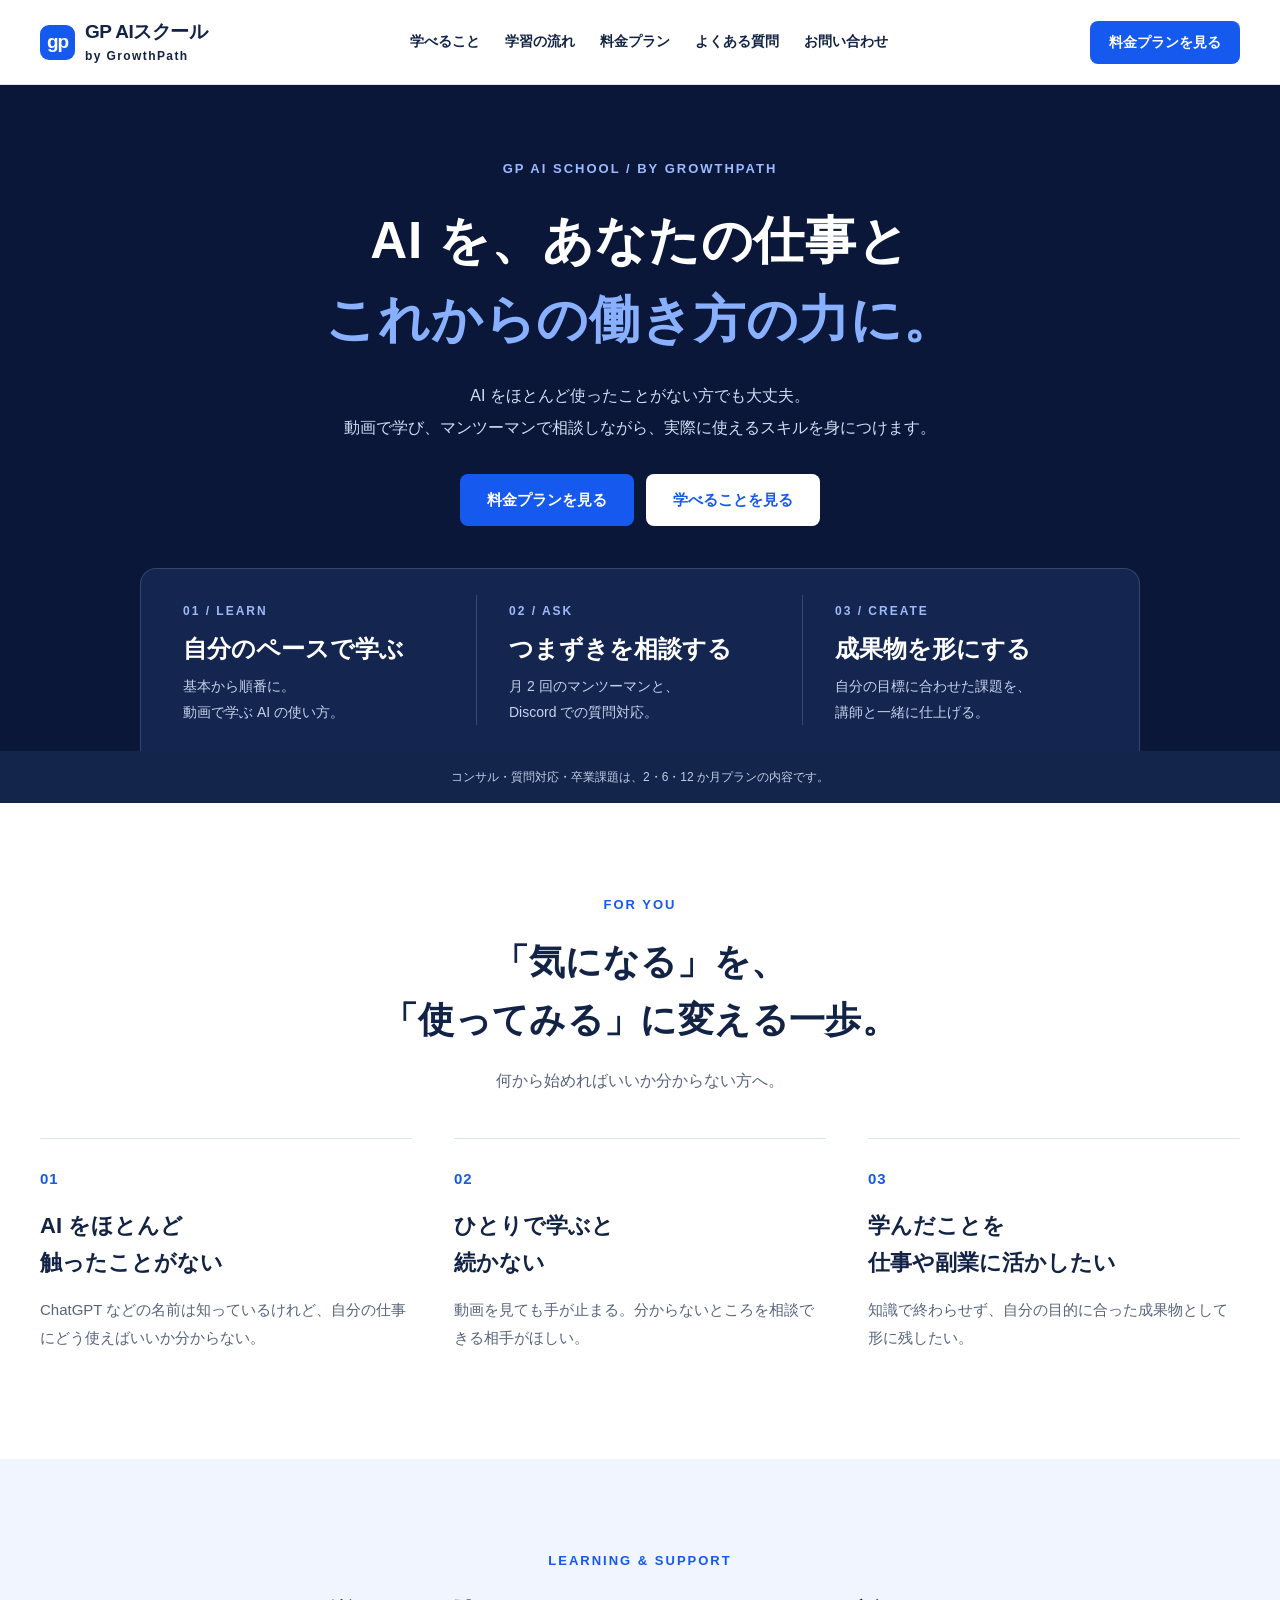
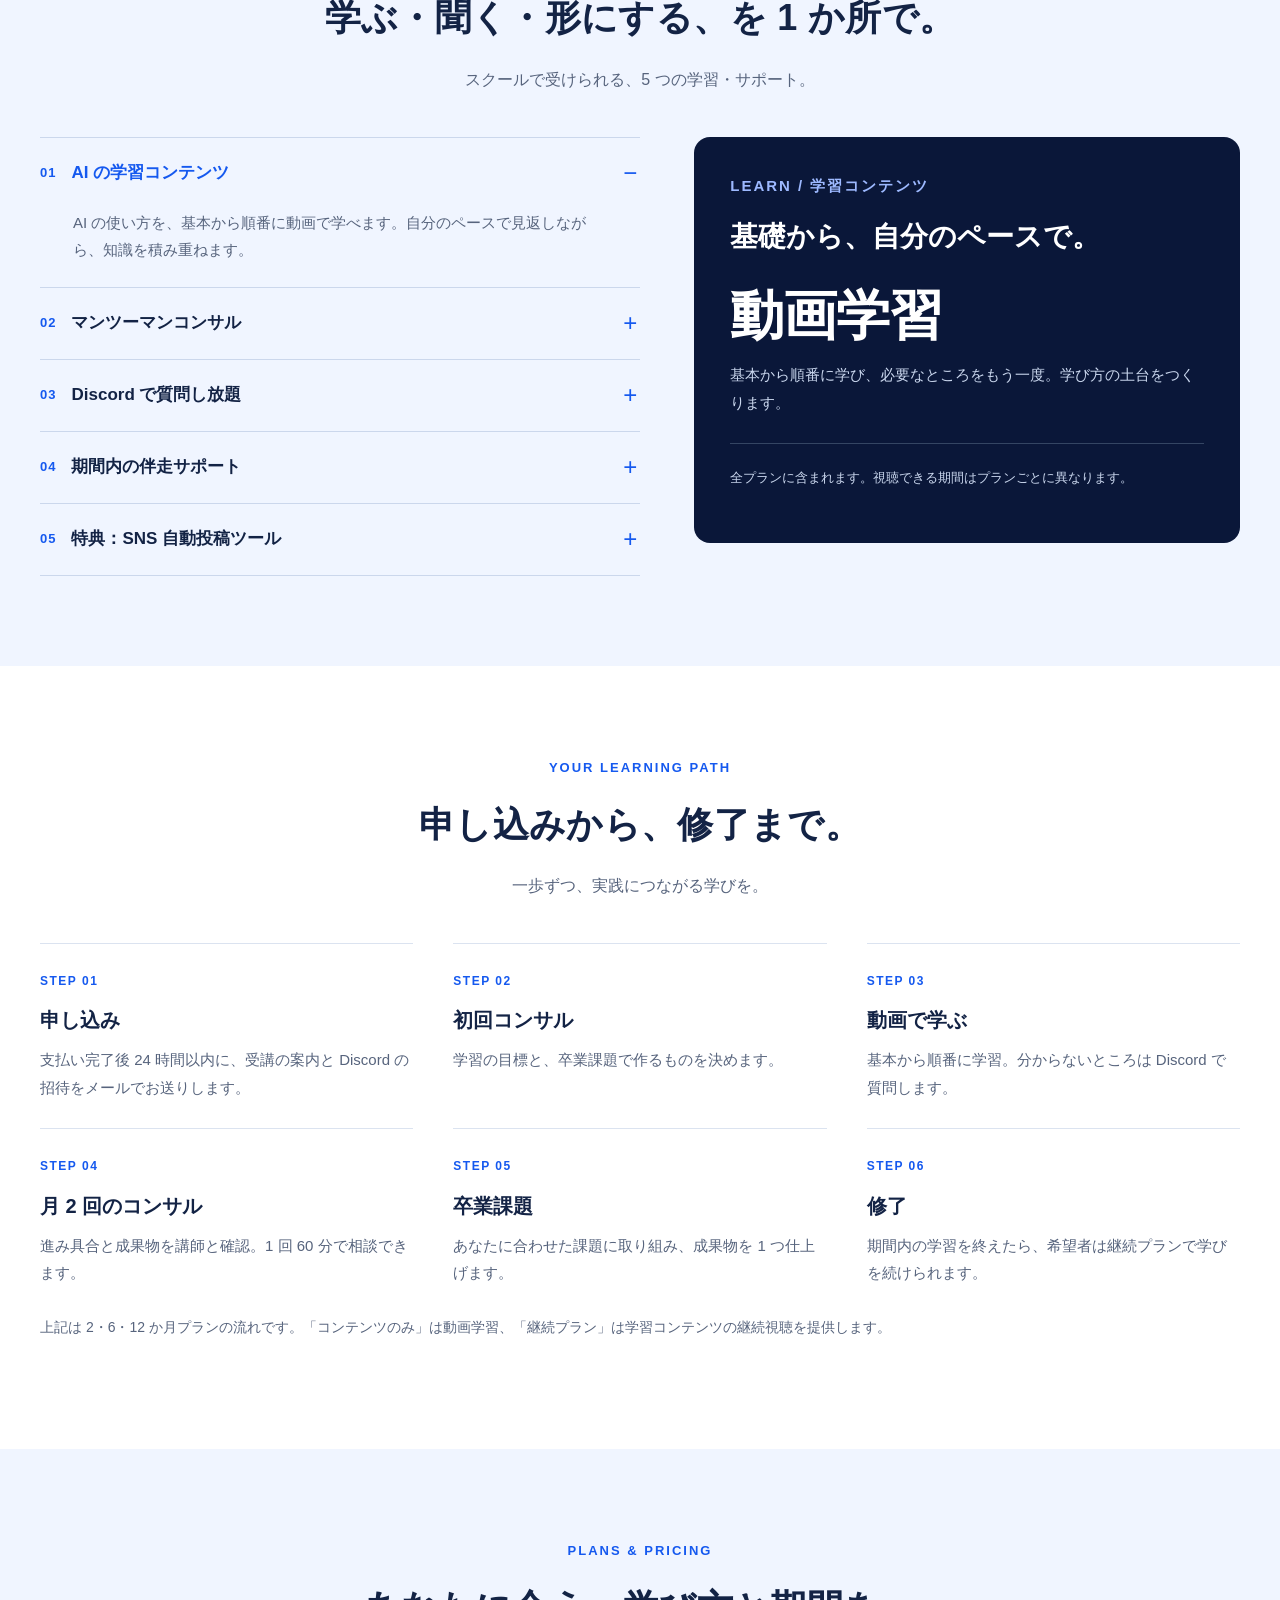
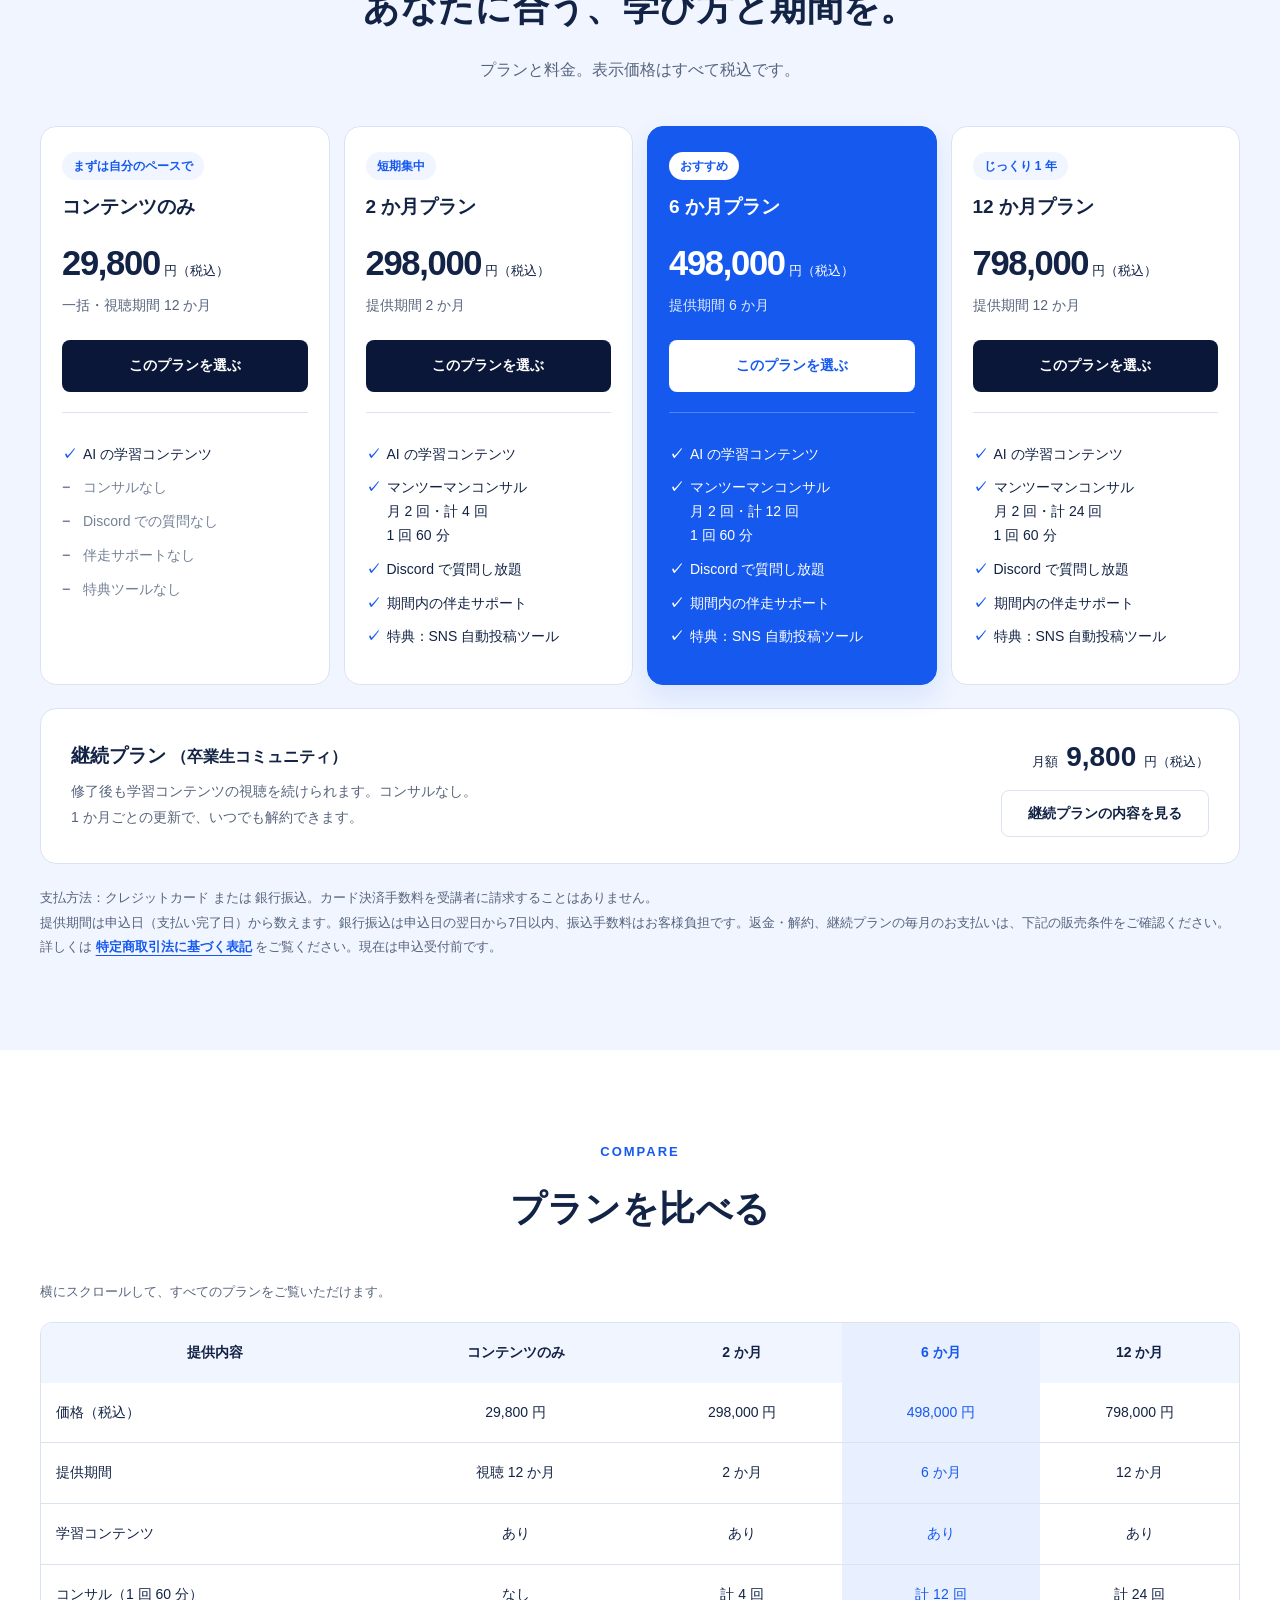
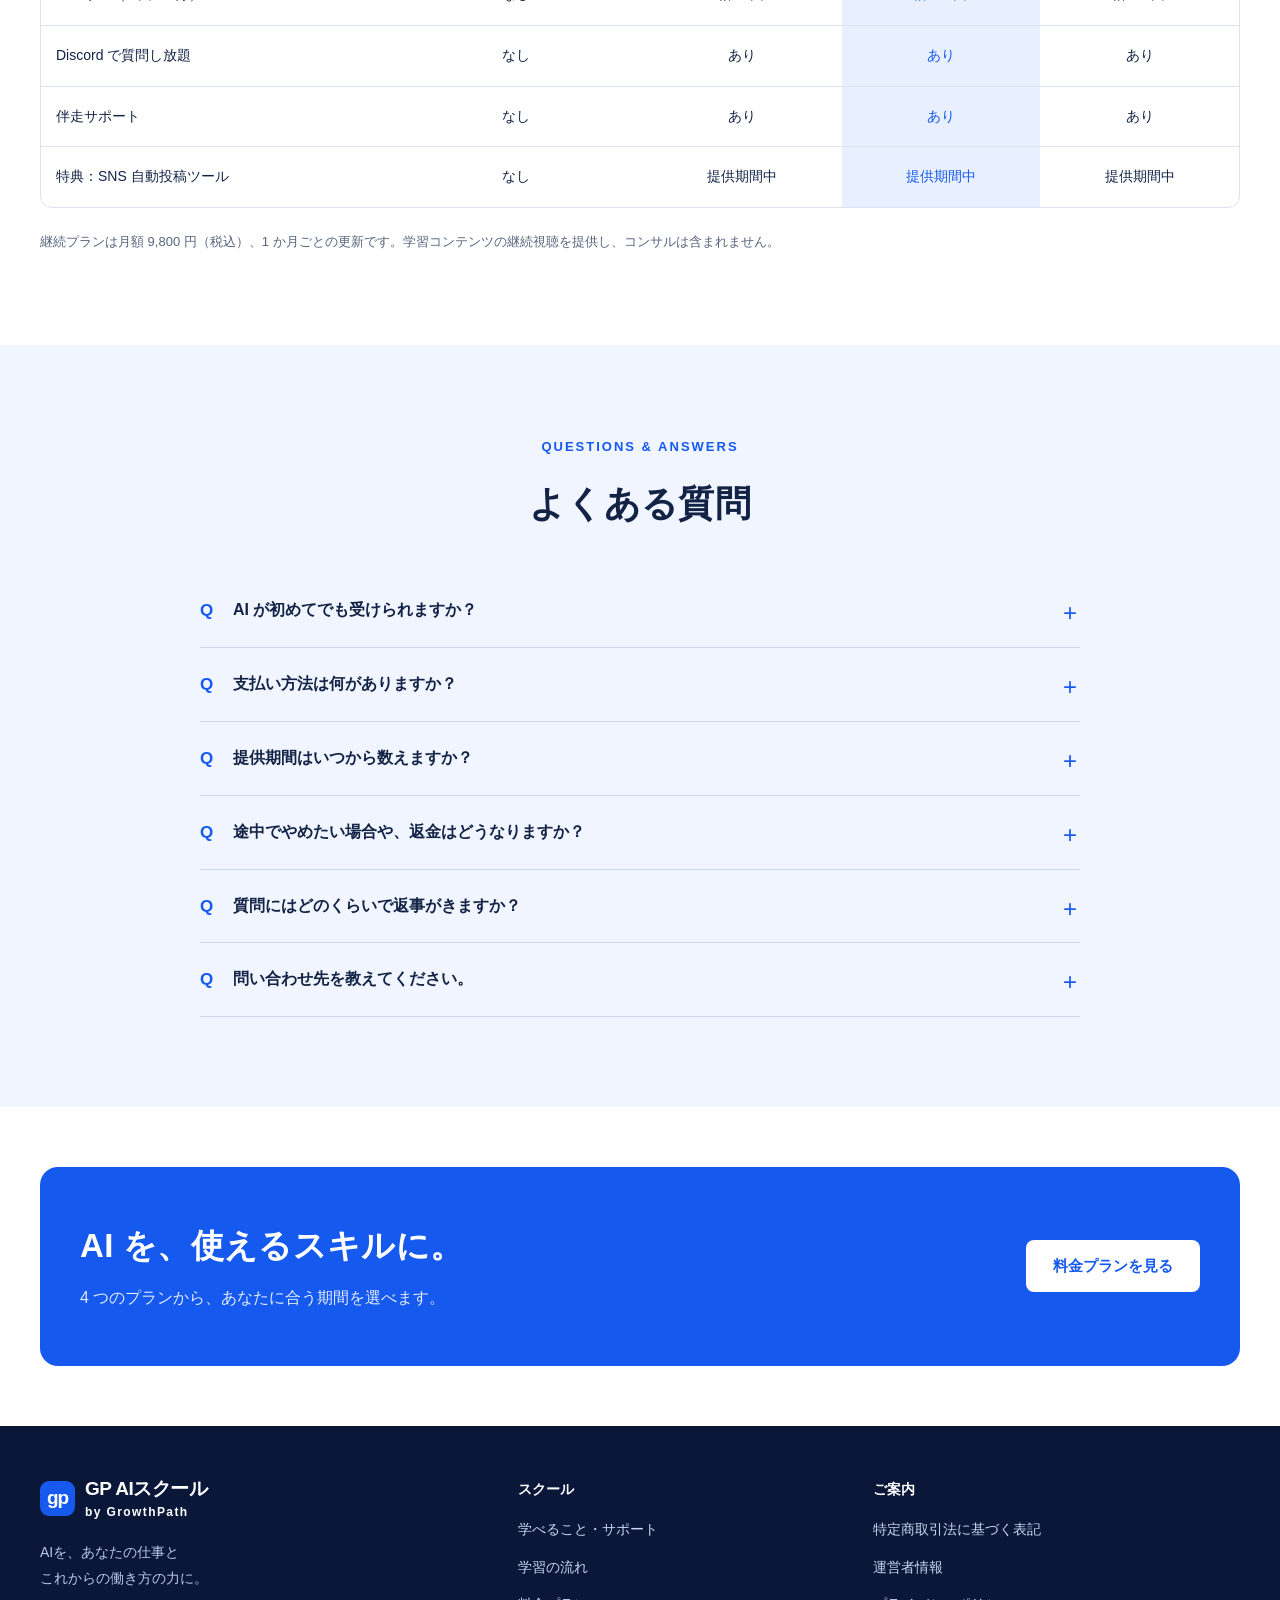
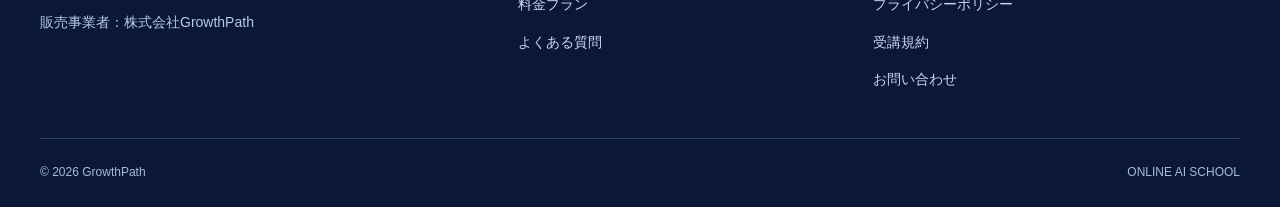
<file: index.html>
<!doctype html><html lang="ja"><head><meta charset="utf-8"><meta name="viewport" content="width=device-width,initial-scale=1"><title>AIを、仕事とこれからの力に | GP AIスクール</title><meta name="description" content="AIの基礎から、仕事に活かす実践まで。動画学習とマンツーマンコンサルで学ぶ、株式会社GrowthPathのオンラインAIスクール。全5プランの内容・税込料金・提供期間をご案内します。"><meta name="robots" content="noindex,nofollow"><meta name="theme-color" content="#0a1739"><link rel="icon" href="data:image/svg+xml,%3Csvg xmlns='http://www.w3.org/2000/svg' viewBox='0 0 40 40'%3E%3Crect width='40' height='40' rx='10' fill='%231559ef'/%3E%3Cpath d='M10 28V19h5v9m5 0V12h5v16m5 0V6' stroke='white' stroke-width='3' fill='none'/%3E%3C/svg%3E" type="image/svg+xml"><link rel="stylesheet" href="styles.css"><script src="main.js" defer></script><script src="features.js" defer></script></head><body><a class="skip" href="#main">本文へ移動</a><header class="header"><div class="wrap header-inner"><a class="brand" href="index.html" aria-label="GP AIスクール ホーム"><span class="brand-mark" aria-hidden="true">gp</span><span class="brand-text">GP AIスクール<small>by GrowthPath</small></span></a><nav class="nav" id="main-nav" aria-label="メインメニュー"><a href="index.html#features">学べること</a><a href="index.html#flow">学習の流れ</a><a href="index.html#pricing">料金プラン</a><a href="index.html#faq">よくある質問</a><a href="contact.html">お問い合わせ</a></nav><a class="btn btn-primary" href="index.html#pricing">料金プランを見る</a><button class="menu-toggle" aria-expanded="false" aria-controls="main-nav">メニュー</button></div></header><main id="main"><section class="hero"><div class="wrap"><p class="eyebrow">GP AI SCHOOL / BY GROWTHPATH</p><h1>AI を、あなたの仕事と<br><em>これからの働き方の力に。</em></h1><p class="hero-lead">AI をほとんど使ったことがない方でも大丈夫。<br>動画で学び、マンツーマンで相談しながら、実際に使えるスキルを身につけます。</p><div class="hero-actions"><a class="btn btn-primary" href="#pricing">料金プランを見る</a><a class="btn btn-white" href="#features">学べることを見る</a></div><div class="hero-model" aria-label="学習と実践をつなぐ3つのステップ"><div class="model-item"><small>01 / LEARN</small><strong>自分のペースで学ぶ</strong><p>基本から順番に。<br>動画で学ぶ AI の使い方。</p></div><div class="model-item"><small>02 / ASK</small><strong>つまずきを相談する</strong><p>月 2 回のマンツーマンと、<br>Discord での質問対応。</p></div><div class="model-item"><small>03 / CREATE</small><strong>成果物を形にする</strong><p>自分の目標に合わせた課題を、<br>講師と一緒に仕上げる。</p></div></div></div><p class="hero-note">コンサル・質問対応・卒業課題は、2・6・12 か月プランの内容です。</p></section><section class="section"><div class="wrap"><div class="section-heading"><p class="eyebrow">FOR YOU</p><h2>「気になる」を、<br>「使ってみる」に変える一歩。</h2><p class="muted">何から始めればいいか分からない方へ。</p></div><div class="audience-grid"><article class="audience-item"><span class="index-num">01</span><h3>AI をほとんど<br>触ったことがない</h3><p>ChatGPT などの名前は知っているけれど、自分の仕事にどう使えばいいか分からない。</p></article><article class="audience-item"><span class="index-num">02</span><h3>ひとりで学ぶと<br>続かない</h3><p>動画を見ても手が止まる。分からないところを相談できる相手がほしい。</p></article><article class="audience-item"><span class="index-num">03</span><h3>学んだことを<br>仕事や副業に活かしたい</h3><p>知識で終わらせず、自分の目的に合った成果物として形に残したい。</p></article></div></div></section><section class="section section-sky" id="features"><div class="wrap"><div class="section-heading"><p class="eyebrow">LEARNING & SUPPORT</p><h2>学ぶ・聞く・形にする、を 1 か所で。</h2><p class="muted">スクールで受けられる、5 つの学習・サポート。</p></div><div class="feature-layout"><div class="feature-list"><details name="features" data-feature="0" open><summary><span class="index-num">01</span>AI の学習コンテンツ</summary><p>AI の使い方を、基本から順番に動画で学べます。自分のペースで見返しながら、知識を積み重ねます。</p></details><details name="features" data-feature="1" ><summary><span class="index-num">02</span>マンツーマンコンサル</summary><p>オンラインで月 2 回、1 回 60 分。目標の設定、成果物の見直し、つまずいたところの相談を行います。</p></details><details name="features" data-feature="2" ><summary><span class="index-num">03</span>Discord で質問し放題</summary><p>受講期間中は回数の制限なく質問できます。連絡・教材の共有も Discord にまとめます。返信の目安は受付開始前にご案内します。</p></details><details name="features" data-feature="3" ><summary><span class="index-num">04</span>期間内の伴走サポート</summary><p>進み具合を講師が確認し、止まっているときは声をかけます。学んだことを成果物にするまで伴走します。</p></details><details name="features" data-feature="4" ><summary><span class="index-num">05</span>特典：SNS 自動投稿ツール</summary><p>Instagram・Threads の投稿を予約し、決めた時間に自動投稿するツールを提供期間中お使いいただけます。</p></details></div><aside class="feature-panel" aria-live="polite"><p class="eyebrow" id="feature-label">LEARN / 学習コンテンツ</p><h3 id="feature-title">基礎から、自分のペースで。</h3><div class="feature-stat" id="feature-stat">動画学習</div><p id="feature-description">基本から順番に学び、必要なところをもう一度。学び方の土台をつくります。</p><p class="panel-bottom" id="feature-note">全プランに含まれます。視聴できる期間はプランごとに異なります。</p></aside></div></div></section><section class="section" id="flow"><div class="wrap"><div class="section-heading"><p class="eyebrow">YOUR LEARNING PATH</p><h2>申し込みから、修了まで。</h2><p class="muted">一歩ずつ、実践につながる学びを。</p></div><div class="steps"><article class="step"><h3>申し込み</h3><p>支払い完了後 24 時間以内に、受講の案内と Discord の招待をメールでお送りします。</p></article><article class="step"><h3>初回コンサル</h3><p>学習の目標と、卒業課題で作るものを決めます。</p></article><article class="step"><h3>動画で学ぶ</h3><p>基本から順番に学習。分からないところは Discord で質問します。</p></article><article class="step"><h3>月 2 回のコンサル</h3><p>進み具合と成果物を講師と確認。1 回 60 分で相談できます。</p></article><article class="step"><h3>卒業課題</h3><p>あなたに合わせた課題に取り組み、成果物を 1 つ仕上げます。</p></article><article class="step"><h3>修了</h3><p>期間内の学習を終えたら、希望者は継続プランで学びを続けられます。</p></article></div><p class="section-note">上記は 2・6・12 か月プランの流れです。「コンテンツのみ」は動画学習、「継続プラン」は学習コンテンツの継続視聴を提供します。</p></div></section><section class="section section-sky" id="pricing"><div class="wrap"><div class="section-heading"><p class="eyebrow">PLANS & PRICING</p><h2><span class="keep">あなたに合う、</span><span class="keep">学び方と期間を。</span></h2><p class="muted">プランと料金。表示価格はすべて税込です。</p></div><div class="plans"><article class="plan "><span class="plan-badge">まずは自分のペースで</span><h3>コンテンツのみ</h3><div class="price">29,800<small>円（税込）</small></div><p class="term">一括・視聴期間 12 か月</p><a class="btn btn-dark" href="apply.html?plan=content" aria-label="コンテンツのみ の申込内容を確認">このプランを選ぶ</a><ul><li>AI の学習コンテンツ</li><li class="excluded">コンサルなし</li><li class="excluded">Discord での質問なし</li><li class="excluded">伴走サポートなし</li><li class="excluded">特典ツールなし</li></ul></article><article class="plan "><span class="plan-badge">短期集中</span><h3>2 か月プラン</h3><div class="price">298,000<small>円（税込）</small></div><p class="term">提供期間 2 か月</p><a class="btn btn-dark" href="apply.html?plan=two" aria-label="2 か月プラン の申込内容を確認">このプランを選ぶ</a><ul><li>AI の学習コンテンツ</li><li>マンツーマンコンサル<br>月 2 回・計 4 回<br>1 回 60 分</li><li>Discord で質問し放題</li><li>期間内の伴走サポート</li><li>特典：SNS 自動投稿ツール</li></ul></article><article class="plan featured"><span class="plan-badge">おすすめ</span><h3>6 か月プラン</h3><div class="price">498,000<small>円（税込）</small></div><p class="term">提供期間 6 か月</p><a class="btn btn-white" href="apply.html?plan=six" aria-label="6 か月プラン の申込内容を確認">このプランを選ぶ</a><ul><li>AI の学習コンテンツ</li><li>マンツーマンコンサル<br>月 2 回・計 12 回<br>1 回 60 分</li><li>Discord で質問し放題</li><li>期間内の伴走サポート</li><li>特典：SNS 自動投稿ツール</li></ul></article><article class="plan "><span class="plan-badge">じっくり 1 年</span><h3>12 か月プラン</h3><div class="price">798,000<small>円（税込）</small></div><p class="term">提供期間 12 か月</p><a class="btn btn-dark" href="apply.html?plan=twelve" aria-label="12 か月プラン の申込内容を確認">このプランを選ぶ</a><ul><li>AI の学習コンテンツ</li><li>マンツーマンコンサル<br>月 2 回・計 24 回<br>1 回 60 分</li><li>Discord で質問し放題</li><li>期間内の伴走サポート</li><li>特典：SNS 自動投稿ツール</li></ul></article></div><article class="community"><div><h3>継続プラン <small>（卒業生コミュニティ）</small></h3><p>修了後も学習コンテンツの視聴を続けられます。コンサルなし。<br>1 か月ごとの更新で、いつでも解約できます。</p></div><div class="community-price-block"><div class="community-price"><small>月額</small> 9,800 <small>円（税込）</small></div><a class="btn btn-outline" href="apply.html?plan=community">継続プランの内容を見る</a></div></article><p class="fine">支払方法：クレジットカード または 銀行振込。カード決済手数料を受講者に請求することはありません。<br>提供期間は申込日（支払い完了日）から数えます。銀行振込は申込日の翌日から7日以内、振込手数料はお客様負担です。返金・解約、継続プランの毎月のお支払いは、下記の販売条件をご確認ください。<br>詳しくは <a class="link" href="tokushoho.html">特定商取引法に基づく表記</a> をご覧ください。現在は申込受付前です。</p></div></section><section class="section" id="compare"><div class="wrap"><div class="section-heading"><p class="eyebrow">COMPARE</p><h2>プランを比べる</h2></div><p class="table-hint">横にスクロールして、すべてのプランをご覧いただけます。</p><div class="table-wrap" tabindex="0" role="region" aria-label="4つのプランの比較表"><table><caption>4つの基本プランの税込料金と提供内容</caption><thead><tr><th scope="col">提供内容</th><th scope="col">コンテンツのみ</th><th scope="col">2 か月</th><th class="recommended" scope="col">6 か月</th><th scope="col">12 か月</th></tr></thead><tbody><tr><th scope="row">価格（税込）</th><td >29,800 円</td><td >298,000 円</td><td class=recommended>498,000 円</td><td >798,000 円</td></tr><tr><th scope="row">提供期間</th><td >視聴 12 か月</td><td >2 か月</td><td class=recommended>6 か月</td><td >12 か月</td></tr><tr><th scope="row">学習コンテンツ</th><td >あり</td><td >あり</td><td class=recommended>あり</td><td >あり</td></tr><tr><th scope="row">コンサル（1 回 60 分）</th><td >なし</td><td >計 4 回</td><td class=recommended>計 12 回</td><td >計 24 回</td></tr><tr><th scope="row">Discord で質問し放題</th><td >なし</td><td >あり</td><td class=recommended>あり</td><td >あり</td></tr><tr><th scope="row">伴走サポート</th><td >なし</td><td >あり</td><td class=recommended>あり</td><td >あり</td></tr><tr><th scope="row">特典：SNS 自動投稿ツール</th><td >なし</td><td >提供期間中</td><td class=recommended>提供期間中</td><td >提供期間中</td></tr></tbody></table></div><p class="fine">継続プランは月額 9,800 円（税込）、1 か月ごとの更新です。学習コンテンツの継続視聴を提供し、コンサルは含まれません。</p></div></section><section class="section section-sky" id="faq"><div class="wrap"><div class="section-heading"><p class="eyebrow">QUESTIONS & ANSWERS</p><h2>よくある質問</h2></div><div class="faq"><details><summary>AI が初めてでも受けられますか？</summary><p>はい。AI の使い方を基本から順番に動画で学べます。2・6・12 か月プランでは、初回コンサルで今の使い方に合わせた進め方を決めます。</p></details><details><summary>支払い方法は何がありますか？</summary><p>クレジットカード、または銀行振込です。基本プランは一括前払いです。カードは申込時、銀行振込は申込日の翌日から7日以内にお支払いください。振込手数料はお客様の負担となります。継続プランの毎月のお支払いは<a class="link" href="tokushoho.html#payment">特定商取引法に基づく表記</a>をご覧ください。</p></details><details><summary>提供期間はいつから数えますか？</summary><p>申込日（支払い完了日）から数えます。受講の案内は支払い完了後 24 時間以内にメールでお送りします。各プランの期間が終了すると、そのプランのコンテンツ視聴・サポート等の提供は終了します。</p></details><details><summary>途中でやめたい場合や、返金はどうなりますか？</summary><p>基本4プランは受講案内の送信前なら全額返金、送信後も残期間を日割りで返金します。解約手数料はありません。継続プランは次回更新日の前日23:59（日本時間）までの解約連絡で次回以降の請求を停止し、自己都合による月途中の日割り返金はありません。法令に基づくクーリング・オフ等が適用される場合はその定めが優先します。詳しくは<a class="link" href="tokushoho.html#cancellation">返金・解約の条件</a>をご確認ください。</p></details><details><summary>質問にはどのくらいで返事がきますか？</summary><p>質問への返信目安・対応時間は、受付開始前にご案内します。Discord での質問対応は、2・6・12 か月プランの提供期間中にご利用いただけます。</p></details><details><summary>問い合わせ先を教えてください。</summary><p>販売・サービス提供を行う株式会社GrowthPathの公式お問い合わせ窓口をご利用ください。<a class="link" href="contact.html">お問い合わせページ</a>からご案内しています。</p></details></div></div></section><section class="cta"><div class="wrap"><div class="cta-box"><div><h2>AI を、使えるスキルに。</h2><p>4 つのプランから、あなたに合う期間を選べます。</p></div><a class="btn btn-white" href="#pricing">料金プランを見る</a></div></div></section></main><footer class="footer"><div class="wrap"><div class="footer-grid"><div class="footer-brand"><a class="brand" href="index.html"><span class="brand-mark" aria-hidden="true">gp</span><span class="brand-text">GP AIスクール<small>by GrowthPath</small></span></a><p>AIを、あなたの仕事と<br>これからの働き方の力に。</p><p>販売事業者：株式会社GrowthPath</p></div><div><h3>スクール</h3><ul><li><a href="index.html#features">学べること・サポート</a></li><li><a href="index.html#flow">学習の流れ</a></li><li><a href="index.html#pricing">料金プラン</a></li><li><a href="index.html#faq">よくある質問</a></li></ul></div><div><h3>ご案内</h3><ul><li><a href="tokushoho.html">特定商取引法に基づく表記</a></li><li><a href="company.html">運営者情報</a></li><li><a href="privacy.html">プライバシーポリシー</a></li><li><a href="terms.html">受講規約</a></li><li><a href="contact.html">お問い合わせ</a></li></ul></div></div><div class="copyright"><span>© 2026 GrowthPath</span><span>ONLINE AI SCHOOL</span></div></div></footer></body></html>
</file>
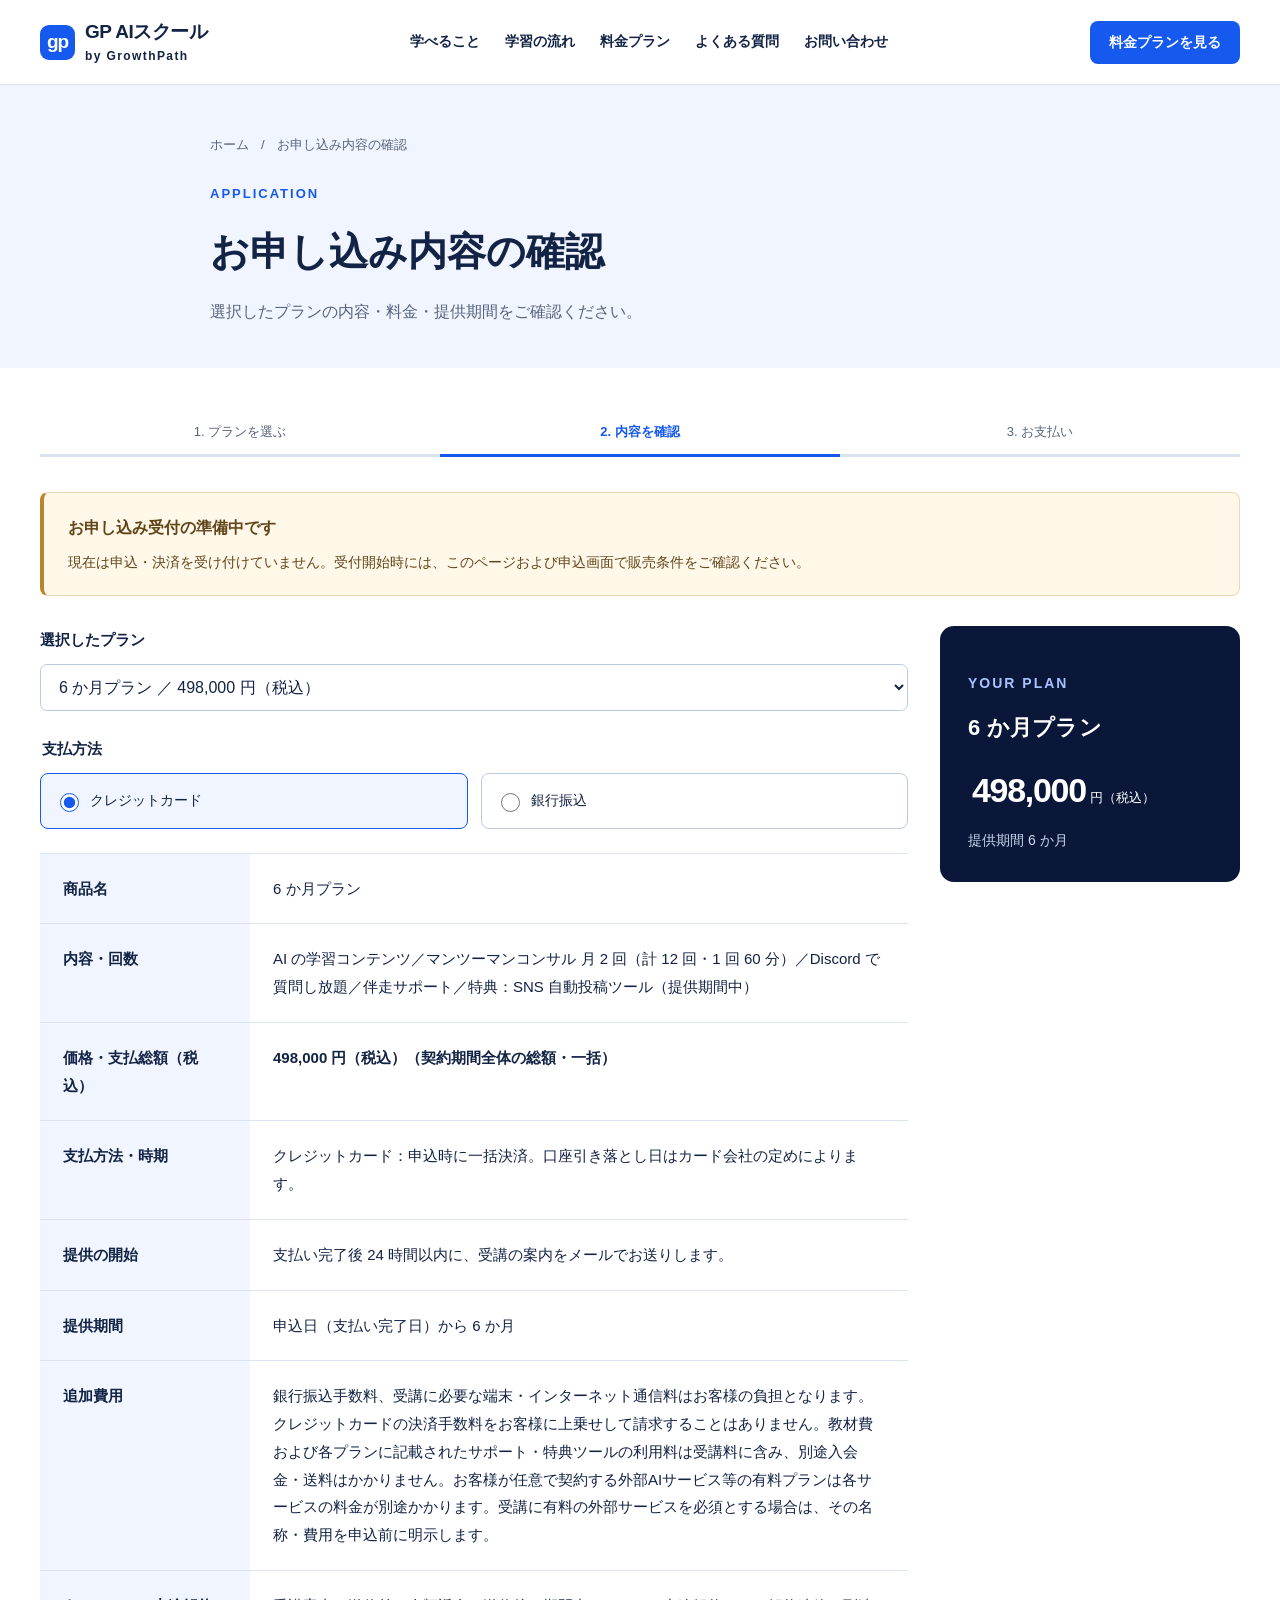
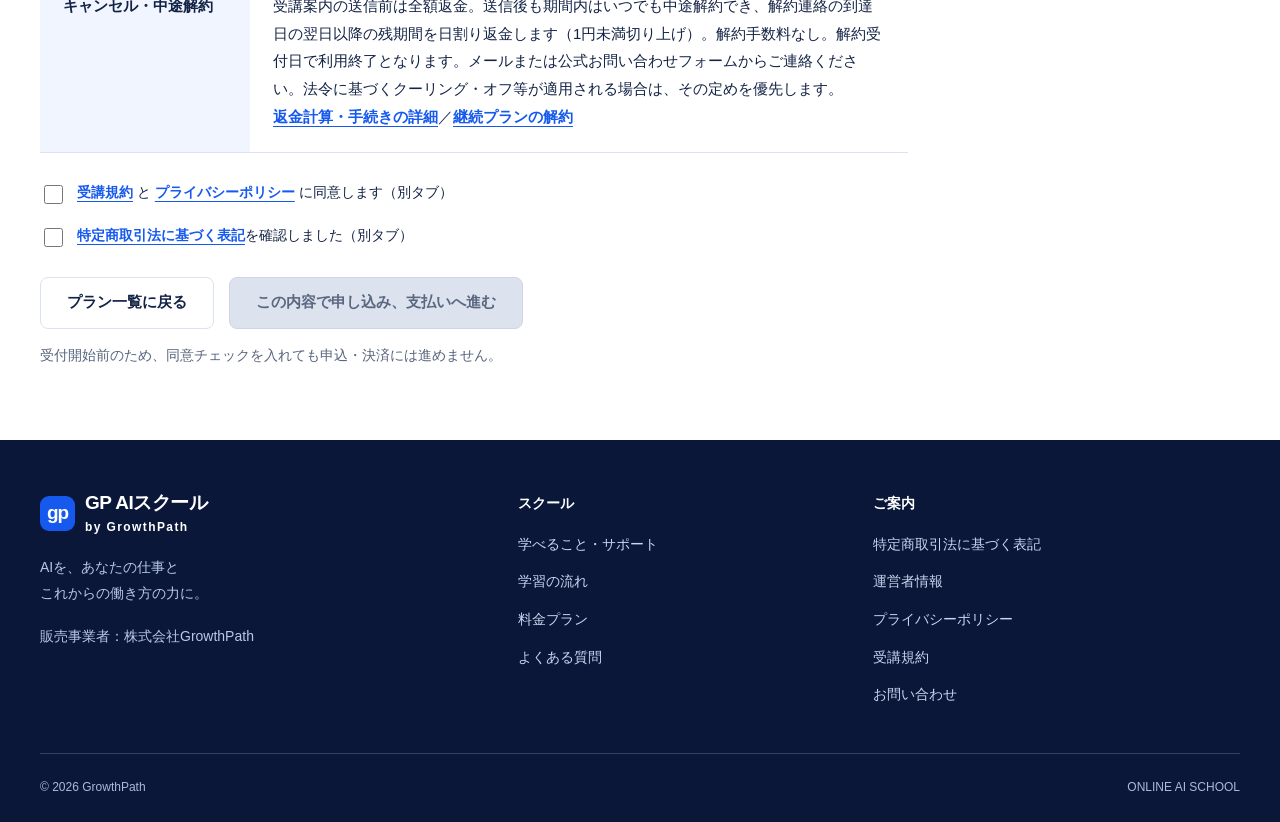
<file: apply.html>
<!doctype html><html lang="ja"><head><meta charset="utf-8"><meta name="viewport" content="width=device-width,initial-scale=1"><title>お申し込み内容の確認 | GP AIスクール</title><meta name="description" content="AIの基礎から、仕事に活かす実践まで。動画学習とマンツーマンコンサルで学ぶ、株式会社GrowthPathのオンラインAIスクール。全5プランの内容・税込料金・提供期間をご案内します。"><meta name="robots" content="noindex,nofollow"><meta name="theme-color" content="#0a1739"><link rel="icon" href="data:image/svg+xml,%3Csvg xmlns='http://www.w3.org/2000/svg' viewBox='0 0 40 40'%3E%3Crect width='40' height='40' rx='10' fill='%231559ef'/%3E%3Cpath d='M10 28V19h5v9m5 0V12h5v16m5 0V6' stroke='white' stroke-width='3' fill='none'/%3E%3C/svg%3E" type="image/svg+xml"><link rel="stylesheet" href="styles.css"><script src="main.js" defer></script><script src="plans.js" defer></script><script src="apply.js" defer></script></head><body><a class="skip" href="#main">本文へ移動</a><header class="header"><div class="wrap header-inner"><a class="brand" href="index.html" aria-label="GP AIスクール ホーム"><span class="brand-mark" aria-hidden="true">gp</span><span class="brand-text">GP AIスクール<small>by GrowthPath</small></span></a><nav class="nav" id="main-nav" aria-label="メインメニュー"><a href="index.html#features">学べること</a><a href="index.html#flow">学習の流れ</a><a href="index.html#pricing">料金プラン</a><a href="index.html#faq">よくある質問</a><a href="contact.html">お問い合わせ</a></nav><a class="btn btn-primary" href="index.html#pricing">料金プランを見る</a><button class="menu-toggle" aria-expanded="false" aria-controls="main-nav">メニュー</button></div></header><main id="main"><section class="page-hero"><div class="narrow"><div class="breadcrumb"><a href="index.html">ホーム</a><span aria-hidden="true">/</span><span>お申し込み内容の確認</span></div><p class="eyebrow">APPLICATION</p><h1>お申し込み内容の確認</h1><p>選択したプランの内容・料金・提供期間をご確認ください。</p></div></section><div class="page-body"><div class="wrap"><ol class="progress" aria-label="申込の流れ"><li>1. プランを選ぶ</li><li class="active" aria-current="step">2. 内容を確認</li><li>3. お支払い</li></ol><div class="notice" role="note"><strong>お申し込み受付の準備中です</strong><p>現在は申込・決済を受け付けていません。受付開始時には、このページおよび申込画面で販売条件をご確認ください。</p></div><noscript><div class="notice">プランを切り替えるには JavaScript を有効にしてください。下の内容は 6 か月プランです。</div></noscript><div class="validation-error" id="plan-error" hidden role="alert">指定されたプランが見つかりません。下の一覧からプランを選び直してください。</div><div class="apply-layout"><div><div class="field"><label for="plan-select">選択したプラン</label><select id="plan-select"><option value="content" >コンテンツのみ ／ 29,800 円（税込）</option><option value="two" >2 か月プラン ／ 298,000 円（税込）</option><option value="six" selected>6 か月プラン ／ 498,000 円（税込）</option><option value="twelve" >12 か月プラン ／ 798,000 円（税込）</option><option value="community" >継続プラン（卒業生コミュニティ） ／ 月額 9,800 円（税込）</option></select></div><fieldset class="field"><legend>支払方法</legend><div class="payment-options"><label class="payment-option"><input type="radio" name="payment" value="card" checked>クレジットカード</label><label class="payment-option"><input type="radio" name="payment" value="bank">銀行振込</label></div></fieldset><dl class="data-list"><div class="data-row"><dt>商品名</dt><dd><span id="confirm-name">6 か月プラン</span></dd></div><div class="data-row"><dt>内容・回数</dt><dd><span id="confirm-content">AI の学習コンテンツ／マンツーマンコンサル 月 2 回（計 12 回・1 回 60 分）／Discord で質問し放題／伴走サポート／特典：SNS 自動投稿ツール（提供期間中）</span></dd></div><div class="data-row"><dt>価格・支払総額（税込）</dt><dd><strong id="confirm-price">498,000 円（税込）（契約期間全体の総額・一括）</strong></dd></div><div class="data-row"><dt>支払方法・時期</dt><dd><span id="confirm-payment">クレジットカード：申込時に一括決済。口座引き落とし日はカード会社の定めによります。</span></dd></div><div class="data-row"><dt>提供の開始</dt><dd>支払い完了後 24 時間以内に、受講の案内をメールでお送りします。</dd></div><div class="data-row"><dt>提供期間</dt><dd><span id="confirm-term">申込日（支払い完了日）から 6 か月</span></dd></div><div class="data-row"><dt>追加費用</dt><dd>銀行振込手数料、受講に必要な端末・インターネット通信料はお客様の負担となります。クレジットカードの決済手数料をお客様に上乗せして請求することはありません。教材費および各プランに記載されたサポート・特典ツールの利用料は受講料に含み、別途入会金・送料はかかりません。お客様が任意で契約する外部AIサービス等の有料プランは各サービスの料金が別途かかります。受講に有料の外部サービスを必須とする場合は、その名称・費用を申込前に明示します。</dd></div><div class="data-row"><dt>キャンセル・中途解約</dt><dd><span id="confirm-cancellation">受講案内の送信前は全額返金。送信後も期間内はいつでも中途解約でき、解約連絡の到達日の翌日以降の残期間を日割り返金します（1円未満切り上げ）。解約手数料なし。解約受付日で利用終了となります。メールまたは公式お問い合わせフォームからご連絡ください。法令に基づくクーリング・オフ等が適用される場合は、その定めを優先します。</span><p><a class="link" href="tokushoho.html#cancellation">返金計算・手続きの詳細</a>／<a class="link" href="tokushoho.html#subscription">継続プランの解約</a></p></dd></div></dl><div class="agreement"><label><input type="checkbox" id="agree-terms"><span><a class="link" href="terms.html" target="_blank" rel="noopener">受講規約</a> と <a class="link" href="privacy.html" target="_blank" rel="noopener">プライバシーポリシー</a> に同意します（別タブ）</span></label><label><input type="checkbox" id="agree-law"><span><a class="link" href="tokushoho.html" target="_blank" rel="noopener">特定商取引法に基づく表記</a>を確認しました（別タブ）</span></label></div><div class="apply-actions"><a class="btn btn-outline" href="index.html#pricing">プラン一覧に戻る</a><button class="btn" type="button" id="checkout-button" disabled aria-describedby="checkout-message">この内容で申し込み、支払いへ進む</button></div><p class="checkout-message" id="checkout-message">受付開始前のため、同意チェックを入れても申込・決済には進めません。</p></div><aside class="apply-sidebar" aria-label="選択プランの概要"><p class="eyebrow">YOUR PLAN</p><h2 id="summary-name">6 か月プラン</h2><div class="price" id="summary-price">498,000<small>円（税込）</small></div><p id="summary-term">提供期間 6 か月</p></aside></div></div></div></main><footer class="footer"><div class="wrap"><div class="footer-grid"><div class="footer-brand"><a class="brand" href="index.html"><span class="brand-mark" aria-hidden="true">gp</span><span class="brand-text">GP AIスクール<small>by GrowthPath</small></span></a><p>AIを、あなたの仕事と<br>これからの働き方の力に。</p><p>販売事業者：株式会社GrowthPath</p></div><div><h3>スクール</h3><ul><li><a href="index.html#features">学べること・サポート</a></li><li><a href="index.html#flow">学習の流れ</a></li><li><a href="index.html#pricing">料金プラン</a></li><li><a href="index.html#faq">よくある質問</a></li></ul></div><div><h3>ご案内</h3><ul><li><a href="tokushoho.html">特定商取引法に基づく表記</a></li><li><a href="company.html">運営者情報</a></li><li><a href="privacy.html">プライバシーポリシー</a></li><li><a href="terms.html">受講規約</a></li><li><a href="contact.html">お問い合わせ</a></li></ul></div></div><div class="copyright"><span>© 2026 GrowthPath</span><span>ONLINE AI SCHOOL</span></div></div></footer></body></html>
</file>
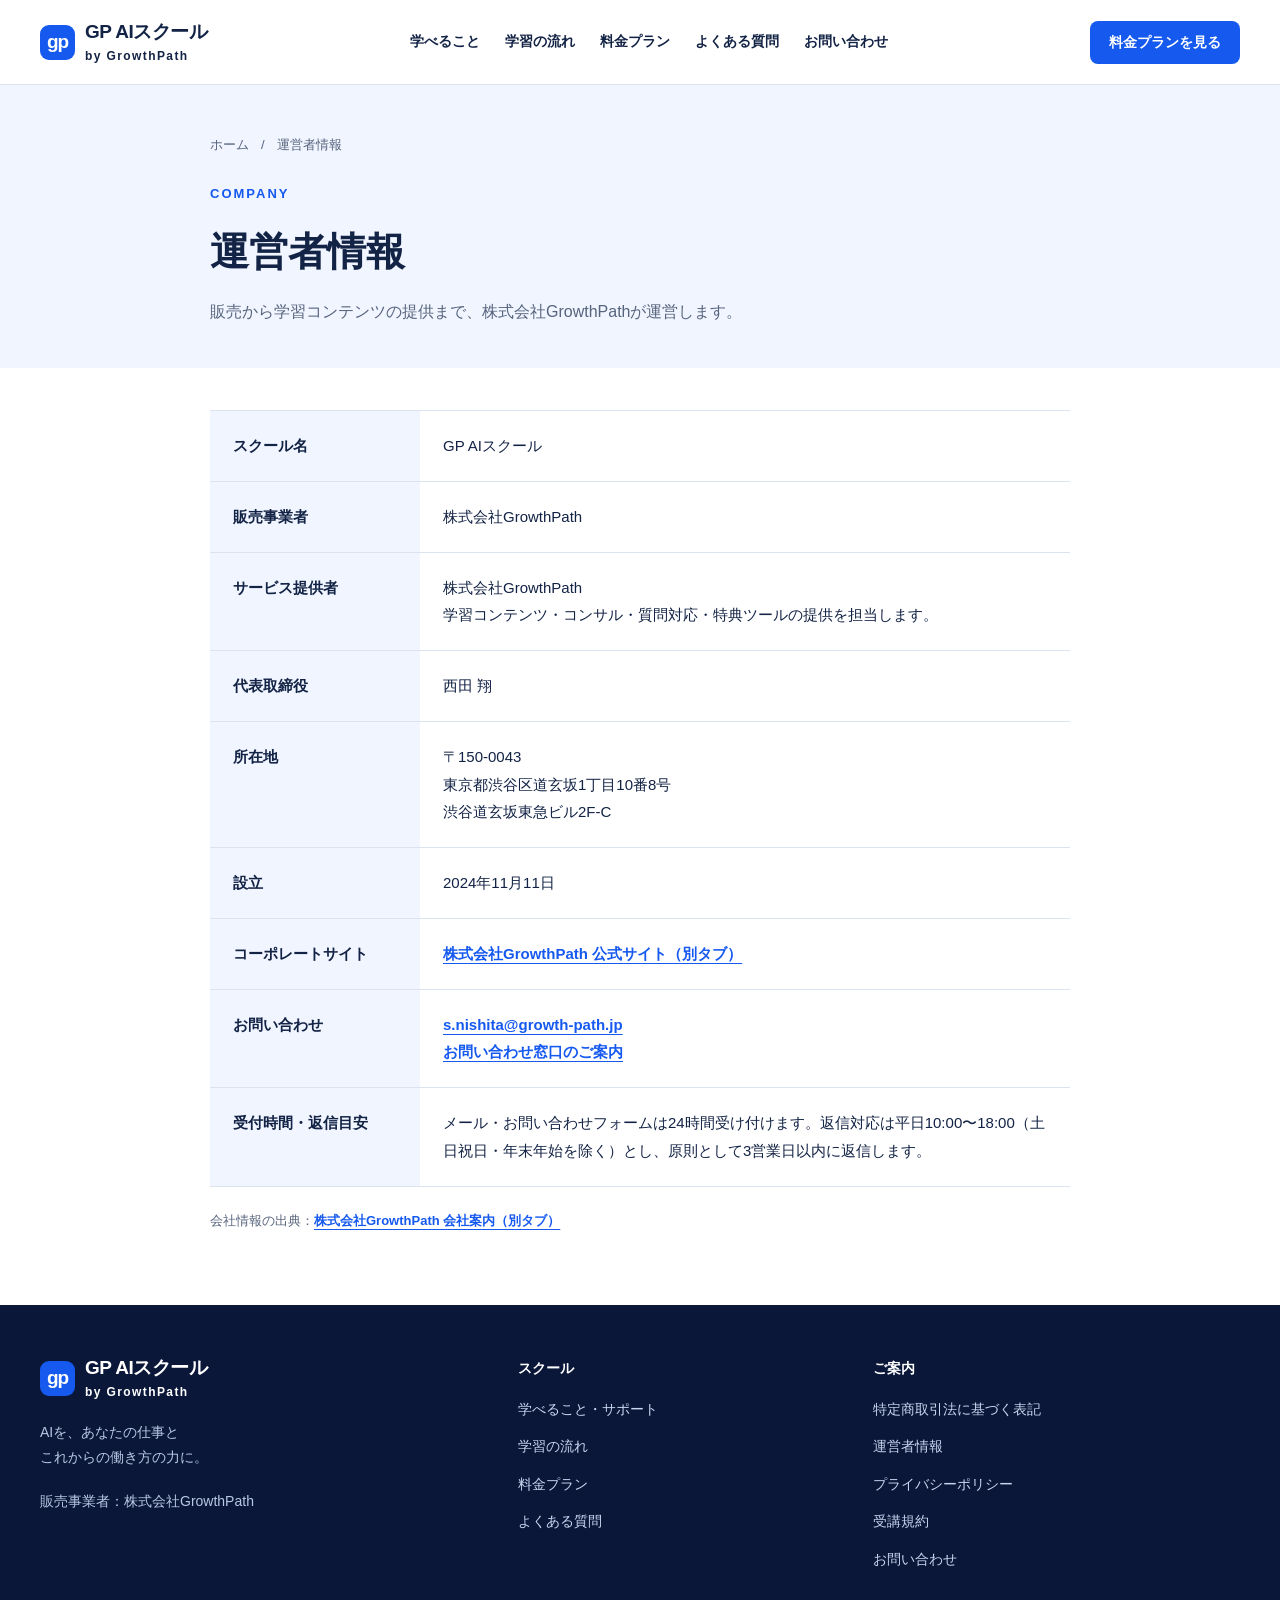
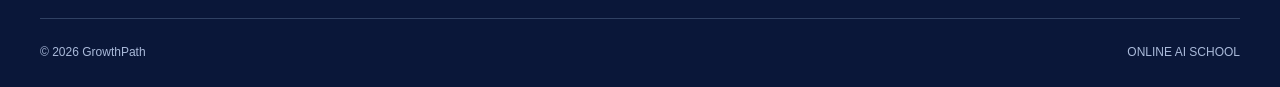
<file: company.html>
<!doctype html><html lang="ja"><head><meta charset="utf-8"><meta name="viewport" content="width=device-width,initial-scale=1"><title>運営者情報 | GP AIスクール</title><meta name="description" content="AIの基礎から、仕事に活かす実践まで。動画学習とマンツーマンコンサルで学ぶ、株式会社GrowthPathのオンラインAIスクール。全5プランの内容・税込料金・提供期間をご案内します。"><meta name="robots" content="noindex,nofollow"><meta name="theme-color" content="#0a1739"><link rel="icon" href="data:image/svg+xml,%3Csvg xmlns='http://www.w3.org/2000/svg' viewBox='0 0 40 40'%3E%3Crect width='40' height='40' rx='10' fill='%231559ef'/%3E%3Cpath d='M10 28V19h5v9m5 0V12h5v16m5 0V6' stroke='white' stroke-width='3' fill='none'/%3E%3C/svg%3E" type="image/svg+xml"><link rel="stylesheet" href="styles.css"><script src="main.js" defer></script></head><body><a class="skip" href="#main">本文へ移動</a><header class="header"><div class="wrap header-inner"><a class="brand" href="index.html" aria-label="GP AIスクール ホーム"><span class="brand-mark" aria-hidden="true">gp</span><span class="brand-text">GP AIスクール<small>by GrowthPath</small></span></a><nav class="nav" id="main-nav" aria-label="メインメニュー"><a href="index.html#features">学べること</a><a href="index.html#flow">学習の流れ</a><a href="index.html#pricing">料金プラン</a><a href="index.html#faq">よくある質問</a><a href="contact.html">お問い合わせ</a></nav><a class="btn btn-primary" href="index.html#pricing">料金プランを見る</a><button class="menu-toggle" aria-expanded="false" aria-controls="main-nav">メニュー</button></div></header><main id="main"><section class="page-hero"><div class="narrow"><div class="breadcrumb"><a href="index.html">ホーム</a><span aria-hidden="true">/</span><span>運営者情報</span></div><p class="eyebrow">COMPANY</p><h1>運営者情報</h1><p>販売から学習コンテンツの提供まで、株式会社GrowthPathが運営します。</p></div></section><div class="page-body narrow"><dl class="data-list"><div class="data-row"><dt>スクール名</dt><dd>GP AIスクール</dd></div><div class="data-row"><dt>販売事業者</dt><dd>株式会社GrowthPath</dd></div><div class="data-row"><dt>サービス提供者</dt><dd>株式会社GrowthPath<br>学習コンテンツ・コンサル・質問対応・特典ツールの提供を担当します。</dd></div><div class="data-row"><dt>代表取締役</dt><dd>西田 翔</dd></div><div class="data-row"><dt>所在地</dt><dd>〒150-0043<br>東京都渋谷区道玄坂1丁目10番8号<br>渋谷道玄坂東急ビル2F-C</dd></div><div class="data-row"><dt>設立</dt><dd>2024年11月11日</dd></div><div class="data-row"><dt>コーポレートサイト</dt><dd><a class="link" href="https://www.growth-path.jp/" target="_blank" rel="noopener noreferrer">株式会社GrowthPath 公式サイト（別タブ）</a></dd></div><div class="data-row"><dt>お問い合わせ</dt><dd><a class="link" href="mailto:s.nishita@growth-path.jp">s.nishita@growth-path.jp</a><br><a class="link" href="contact.html">お問い合わせ窓口のご案内</a></dd></div><div class="data-row"><dt>受付時間・返信目安</dt><dd>メール・お問い合わせフォームは24時間受け付けます。返信対応は平日10:00〜18:00（土日祝日・年末年始を除く）とし、原則として3営業日以内に返信します。</dd></div></dl><p class="fine">会社情報の出典：<a class="link" href="https://www.growth-path.jp/about" target="_blank" rel="noopener noreferrer">株式会社GrowthPath 会社案内（別タブ）</a></p></div></main><footer class="footer"><div class="wrap"><div class="footer-grid"><div class="footer-brand"><a class="brand" href="index.html"><span class="brand-mark" aria-hidden="true">gp</span><span class="brand-text">GP AIスクール<small>by GrowthPath</small></span></a><p>AIを、あなたの仕事と<br>これからの働き方の力に。</p><p>販売事業者：株式会社GrowthPath</p></div><div><h3>スクール</h3><ul><li><a href="index.html#features">学べること・サポート</a></li><li><a href="index.html#flow">学習の流れ</a></li><li><a href="index.html#pricing">料金プラン</a></li><li><a href="index.html#faq">よくある質問</a></li></ul></div><div><h3>ご案内</h3><ul><li><a href="tokushoho.html">特定商取引法に基づく表記</a></li><li><a href="company.html">運営者情報</a></li><li><a href="privacy.html">プライバシーポリシー</a></li><li><a href="terms.html">受講規約</a></li><li><a href="contact.html">お問い合わせ</a></li></ul></div></div><div class="copyright"><span>© 2026 GrowthPath</span><span>ONLINE AI SCHOOL</span></div></div></footer></body></html>
</file>
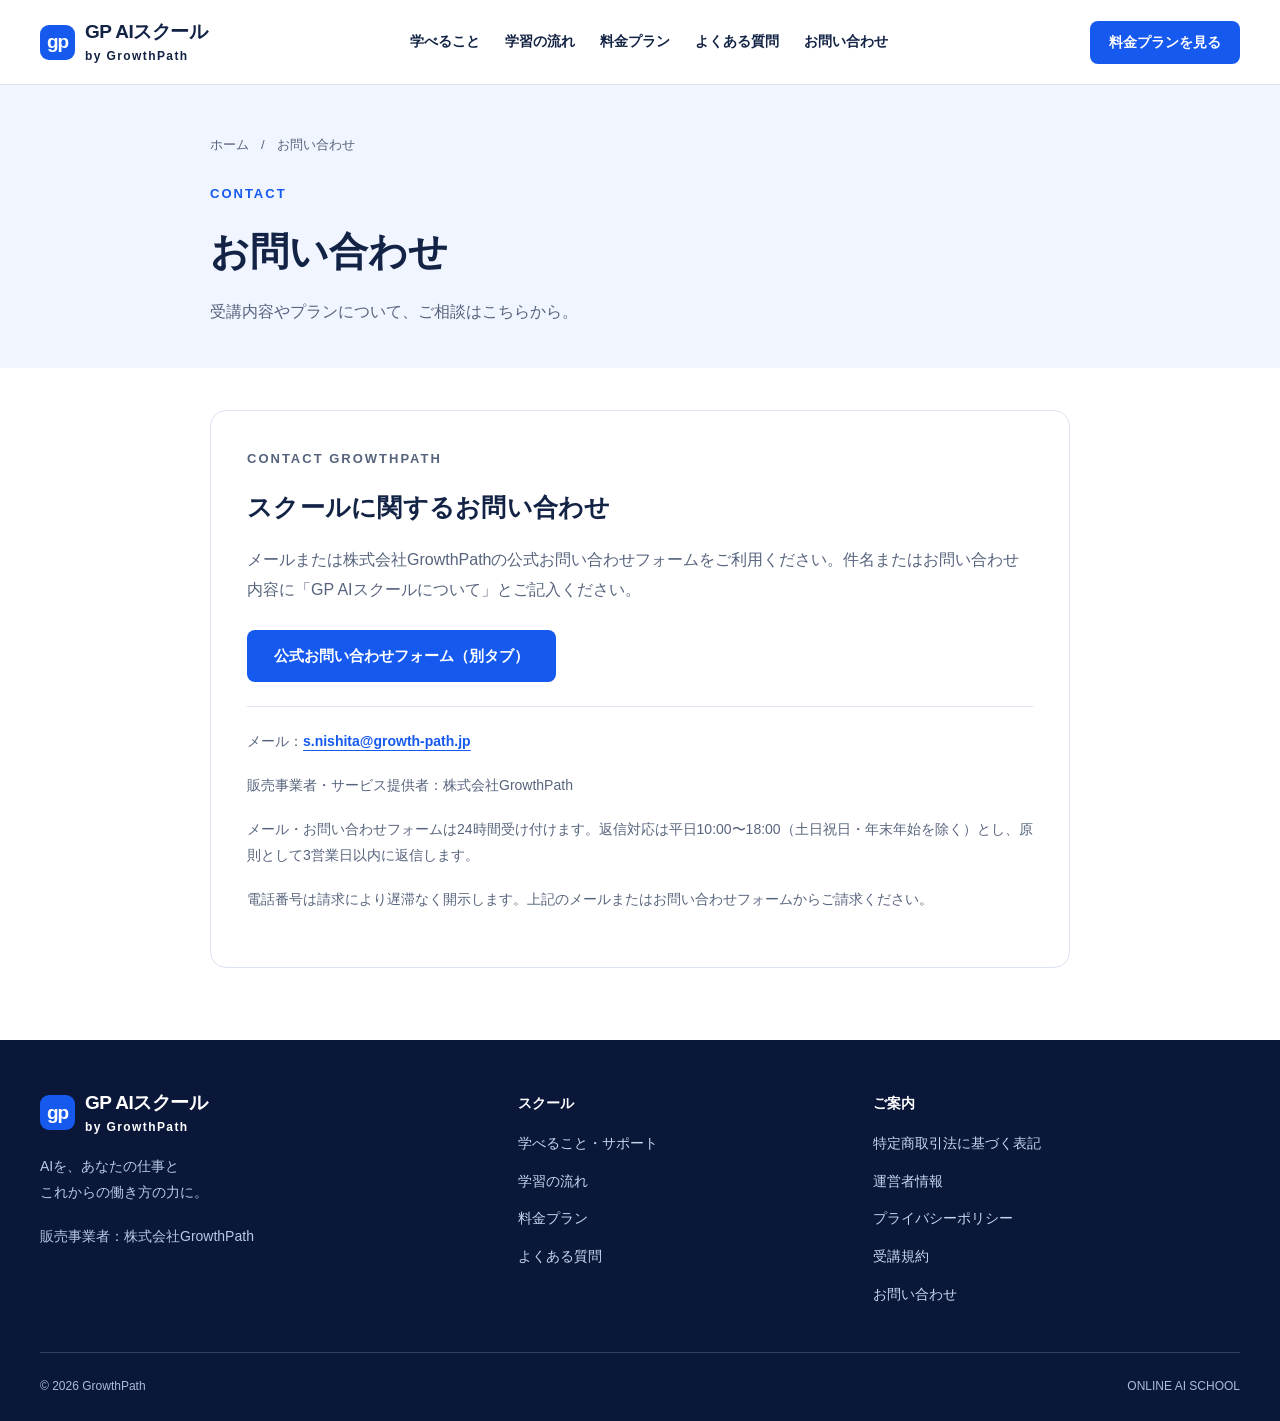
<file: contact.html>
<!doctype html><html lang="ja"><head><meta charset="utf-8"><meta name="viewport" content="width=device-width,initial-scale=1"><title>お問い合わせ | GP AIスクール</title><meta name="description" content="AIの基礎から、仕事に活かす実践まで。動画学習とマンツーマンコンサルで学ぶ、株式会社GrowthPathのオンラインAIスクール。全5プランの内容・税込料金・提供期間をご案内します。"><meta name="robots" content="noindex,nofollow"><meta name="theme-color" content="#0a1739"><link rel="icon" href="data:image/svg+xml,%3Csvg xmlns='http://www.w3.org/2000/svg' viewBox='0 0 40 40'%3E%3Crect width='40' height='40' rx='10' fill='%231559ef'/%3E%3Cpath d='M10 28V19h5v9m5 0V12h5v16m5 0V6' stroke='white' stroke-width='3' fill='none'/%3E%3C/svg%3E" type="image/svg+xml"><link rel="stylesheet" href="styles.css"><script src="main.js" defer></script></head><body><a class="skip" href="#main">本文へ移動</a><header class="header"><div class="wrap header-inner"><a class="brand" href="index.html" aria-label="GP AIスクール ホーム"><span class="brand-mark" aria-hidden="true">gp</span><span class="brand-text">GP AIスクール<small>by GrowthPath</small></span></a><nav class="nav" id="main-nav" aria-label="メインメニュー"><a href="index.html#features">学べること</a><a href="index.html#flow">学習の流れ</a><a href="index.html#pricing">料金プラン</a><a href="index.html#faq">よくある質問</a><a href="contact.html">お問い合わせ</a></nav><a class="btn btn-primary" href="index.html#pricing">料金プランを見る</a><button class="menu-toggle" aria-expanded="false" aria-controls="main-nav">メニュー</button></div></header><main id="main"><section class="page-hero"><div class="narrow"><div class="breadcrumb"><a href="index.html">ホーム</a><span aria-hidden="true">/</span><span>お問い合わせ</span></div><p class="eyebrow">CONTACT</p><h1>お問い合わせ</h1><p>受講内容やプランについて、ご相談はこちらから。</p></div></section><div class="page-body narrow"><div class="contact-card"><p class="eyebrow">CONTACT GROWTHPATH</p><h2>スクールに関するお問い合わせ</h2><p>メールまたは株式会社GrowthPathの公式お問い合わせフォームをご利用ください。件名またはお問い合わせ内容に「GP AIスクールについて」とご記入ください。</p><a class="btn btn-primary" href="https://www.growth-path.jp/contact" target="_blank" rel="noopener noreferrer">公式お問い合わせフォーム（別タブ）</a><div class="contact-meta"><p>メール：<a class="link" href="mailto:s.nishita@growth-path.jp">s.nishita@growth-path.jp</a></p><p>販売事業者・サービス提供者：株式会社GrowthPath</p><p>メール・お問い合わせフォームは24時間受け付けます。返信対応は平日10:00〜18:00（土日祝日・年末年始を除く）とし、原則として3営業日以内に返信します。</p><p>電話番号は請求により遅滞なく開示します。上記のメールまたはお問い合わせフォームからご請求ください。</p></div></div></div></main><footer class="footer"><div class="wrap"><div class="footer-grid"><div class="footer-brand"><a class="brand" href="index.html"><span class="brand-mark" aria-hidden="true">gp</span><span class="brand-text">GP AIスクール<small>by GrowthPath</small></span></a><p>AIを、あなたの仕事と<br>これからの働き方の力に。</p><p>販売事業者：株式会社GrowthPath</p></div><div><h3>スクール</h3><ul><li><a href="index.html#features">学べること・サポート</a></li><li><a href="index.html#flow">学習の流れ</a></li><li><a href="index.html#pricing">料金プラン</a></li><li><a href="index.html#faq">よくある質問</a></li></ul></div><div><h3>ご案内</h3><ul><li><a href="tokushoho.html">特定商取引法に基づく表記</a></li><li><a href="company.html">運営者情報</a></li><li><a href="privacy.html">プライバシーポリシー</a></li><li><a href="terms.html">受講規約</a></li><li><a href="contact.html">お問い合わせ</a></li></ul></div></div><div class="copyright"><span>© 2026 GrowthPath</span><span>ONLINE AI SCHOOL</span></div></div></footer></body></html>
</file>
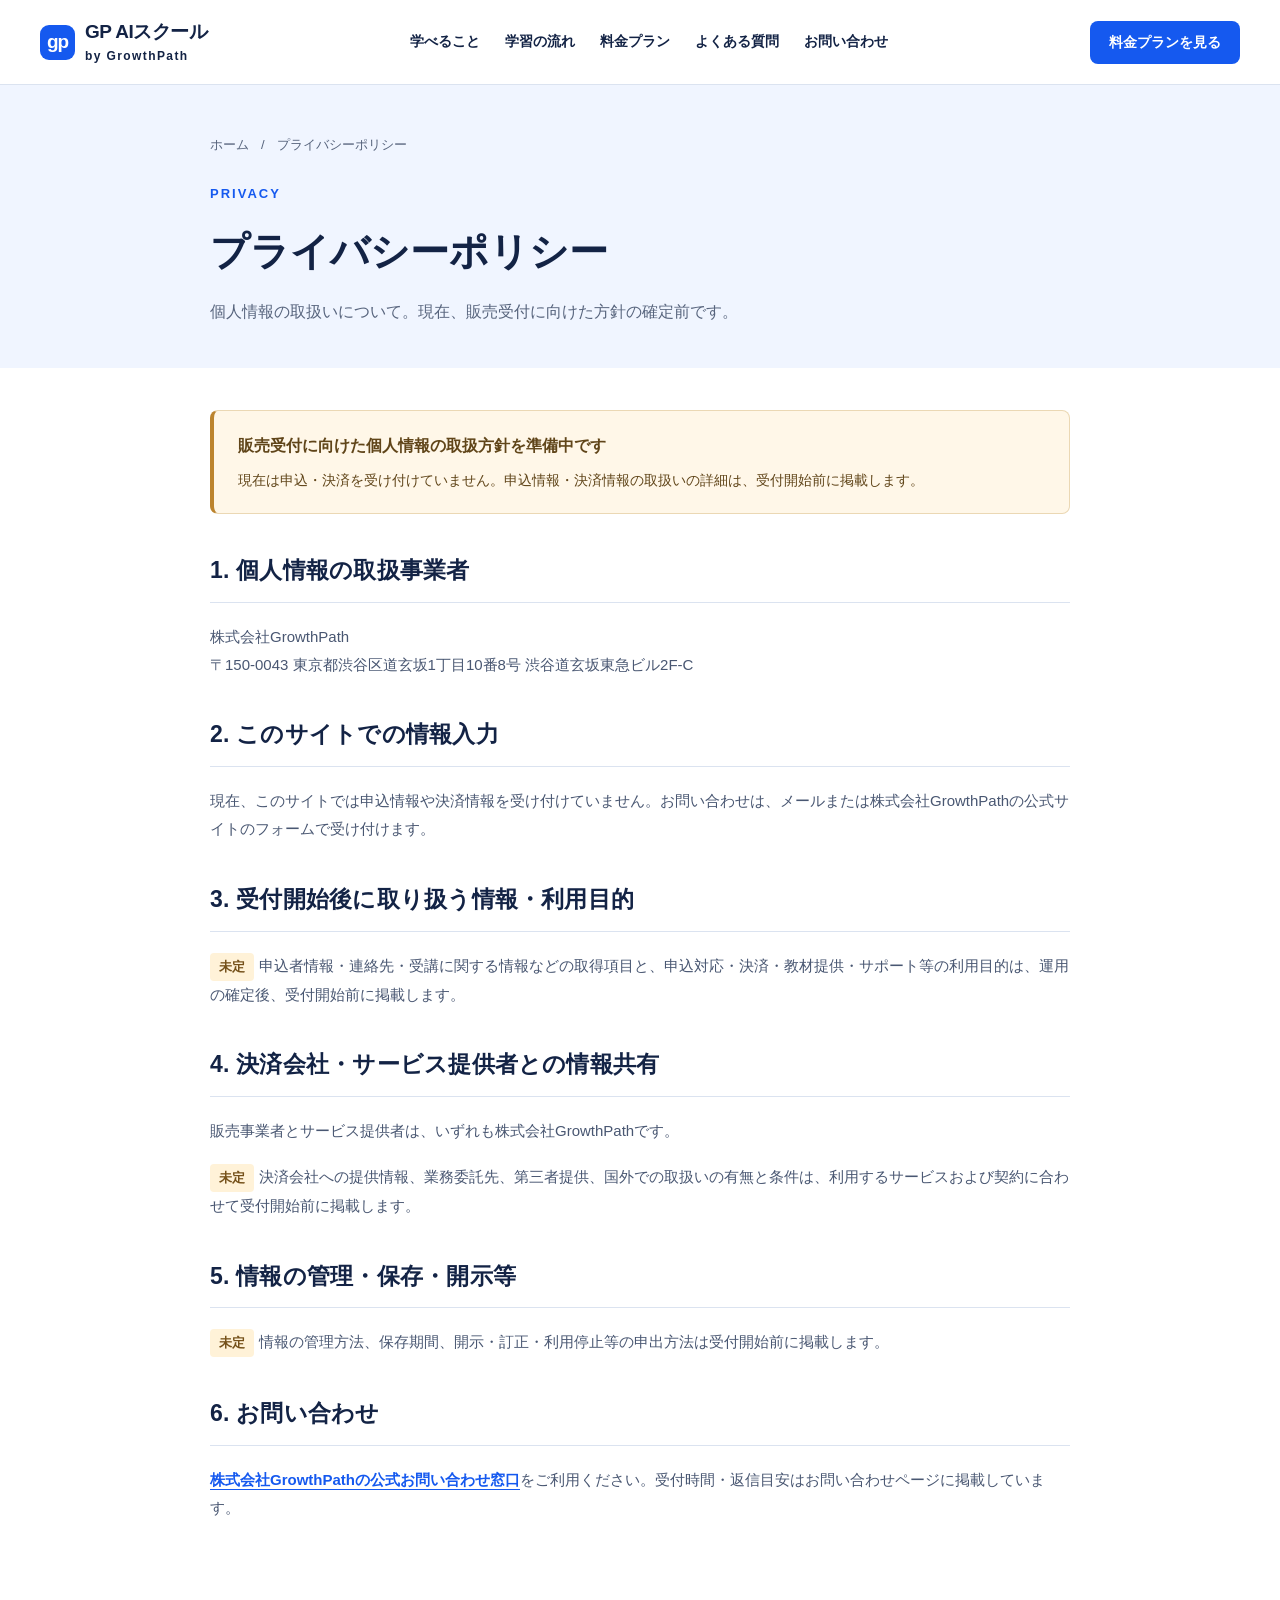
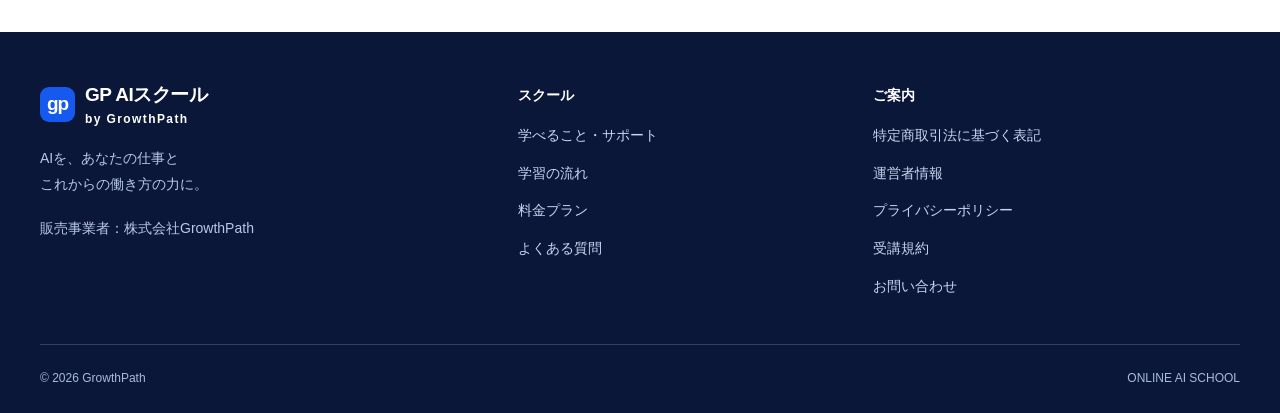
<file: privacy.html>
<!doctype html><html lang="ja"><head><meta charset="utf-8"><meta name="viewport" content="width=device-width,initial-scale=1"><title>プライバシーポリシー | GP AIスクール</title><meta name="description" content="AIの基礎から、仕事に活かす実践まで。動画学習とマンツーマンコンサルで学ぶ、株式会社GrowthPathのオンラインAIスクール。全5プランの内容・税込料金・提供期間をご案内します。"><meta name="robots" content="noindex,nofollow"><meta name="theme-color" content="#0a1739"><link rel="icon" href="data:image/svg+xml,%3Csvg xmlns='http://www.w3.org/2000/svg' viewBox='0 0 40 40'%3E%3Crect width='40' height='40' rx='10' fill='%231559ef'/%3E%3Cpath d='M10 28V19h5v9m5 0V12h5v16m5 0V6' stroke='white' stroke-width='3' fill='none'/%3E%3C/svg%3E" type="image/svg+xml"><link rel="stylesheet" href="styles.css"><script src="main.js" defer></script></head><body><a class="skip" href="#main">本文へ移動</a><header class="header"><div class="wrap header-inner"><a class="brand" href="index.html" aria-label="GP AIスクール ホーム"><span class="brand-mark" aria-hidden="true">gp</span><span class="brand-text">GP AIスクール<small>by GrowthPath</small></span></a><nav class="nav" id="main-nav" aria-label="メインメニュー"><a href="index.html#features">学べること</a><a href="index.html#flow">学習の流れ</a><a href="index.html#pricing">料金プラン</a><a href="index.html#faq">よくある質問</a><a href="contact.html">お問い合わせ</a></nav><a class="btn btn-primary" href="index.html#pricing">料金プランを見る</a><button class="menu-toggle" aria-expanded="false" aria-controls="main-nav">メニュー</button></div></header><main id="main"><section class="page-hero"><div class="narrow"><div class="breadcrumb"><a href="index.html">ホーム</a><span aria-hidden="true">/</span><span>プライバシーポリシー</span></div><p class="eyebrow">PRIVACY</p><h1>プライバシーポリシー</h1><p>個人情報の取扱いについて。現在、販売受付に向けた方針の確定前です。</p></div></section><div class="page-body narrow"><div class="notice" role="note"><strong>販売受付に向けた個人情報の取扱方針を準備中です</strong><p>現在は申込・決済を受け付けていません。申込情報・決済情報の取扱いの詳細は、受付開始前に掲載します。</p></div><section class="legal-section"><h2>1. 個人情報の取扱事業者</h2><p>株式会社GrowthPath<br>〒150-0043 東京都渋谷区道玄坂1丁目10番8号 渋谷道玄坂東急ビル2F-C</p></section><section class="legal-section"><h2>2. このサイトでの情報入力</h2><p>現在、このサイトでは申込情報や決済情報を受け付けていません。お問い合わせは、メールまたは株式会社GrowthPathの公式サイトのフォームで受け付けます。</p></section><section class="legal-section"><h2>3. 受付開始後に取り扱う情報・利用目的</h2><p><span class="pending">未定</span>申込者情報・連絡先・受講に関する情報などの取得項目と、申込対応・決済・教材提供・サポート等の利用目的は、運用の確定後、受付開始前に掲載します。</p></section><section class="legal-section"><h2>4. 決済会社・サービス提供者との情報共有</h2><p>販売事業者とサービス提供者は、いずれも株式会社GrowthPathです。</p><p><span class="pending">未定</span>決済会社への提供情報、業務委託先、第三者提供、国外での取扱いの有無と条件は、利用するサービスおよび契約に合わせて受付開始前に掲載します。</p></section><section class="legal-section"><h2>5. 情報の管理・保存・開示等</h2><p><span class="pending">未定</span>情報の管理方法、保存期間、開示・訂正・利用停止等の申出方法は受付開始前に掲載します。</p></section><section class="legal-section"><h2>6. お問い合わせ</h2><p><a class="link" href="contact.html">株式会社GrowthPathの公式お問い合わせ窓口</a>をご利用ください。受付時間・返信目安はお問い合わせページに掲載しています。</p></section></div></main><footer class="footer"><div class="wrap"><div class="footer-grid"><div class="footer-brand"><a class="brand" href="index.html"><span class="brand-mark" aria-hidden="true">gp</span><span class="brand-text">GP AIスクール<small>by GrowthPath</small></span></a><p>AIを、あなたの仕事と<br>これからの働き方の力に。</p><p>販売事業者：株式会社GrowthPath</p></div><div><h3>スクール</h3><ul><li><a href="index.html#features">学べること・サポート</a></li><li><a href="index.html#flow">学習の流れ</a></li><li><a href="index.html#pricing">料金プラン</a></li><li><a href="index.html#faq">よくある質問</a></li></ul></div><div><h3>ご案内</h3><ul><li><a href="tokushoho.html">特定商取引法に基づく表記</a></li><li><a href="company.html">運営者情報</a></li><li><a href="privacy.html">プライバシーポリシー</a></li><li><a href="terms.html">受講規約</a></li><li><a href="contact.html">お問い合わせ</a></li></ul></div></div><div class="copyright"><span>© 2026 GrowthPath</span><span>ONLINE AI SCHOOL</span></div></div></footer></body></html>
</file>
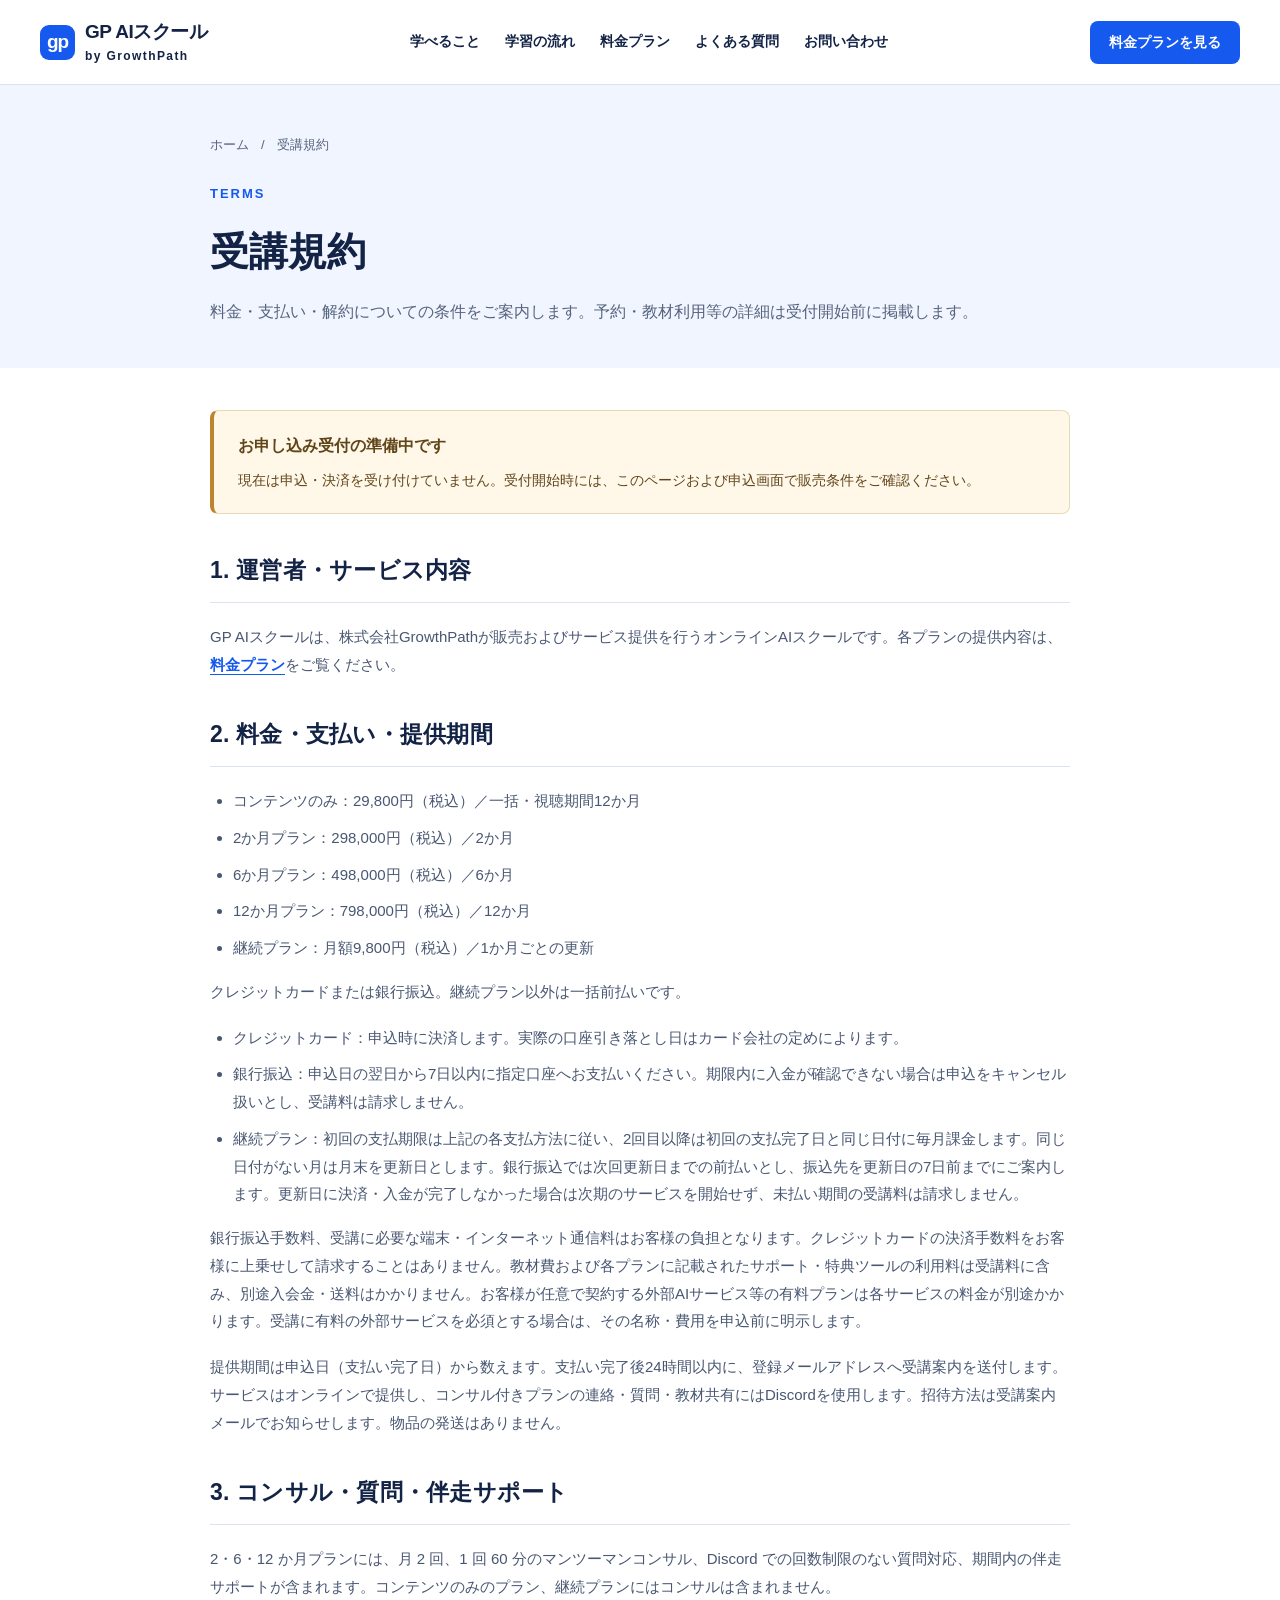
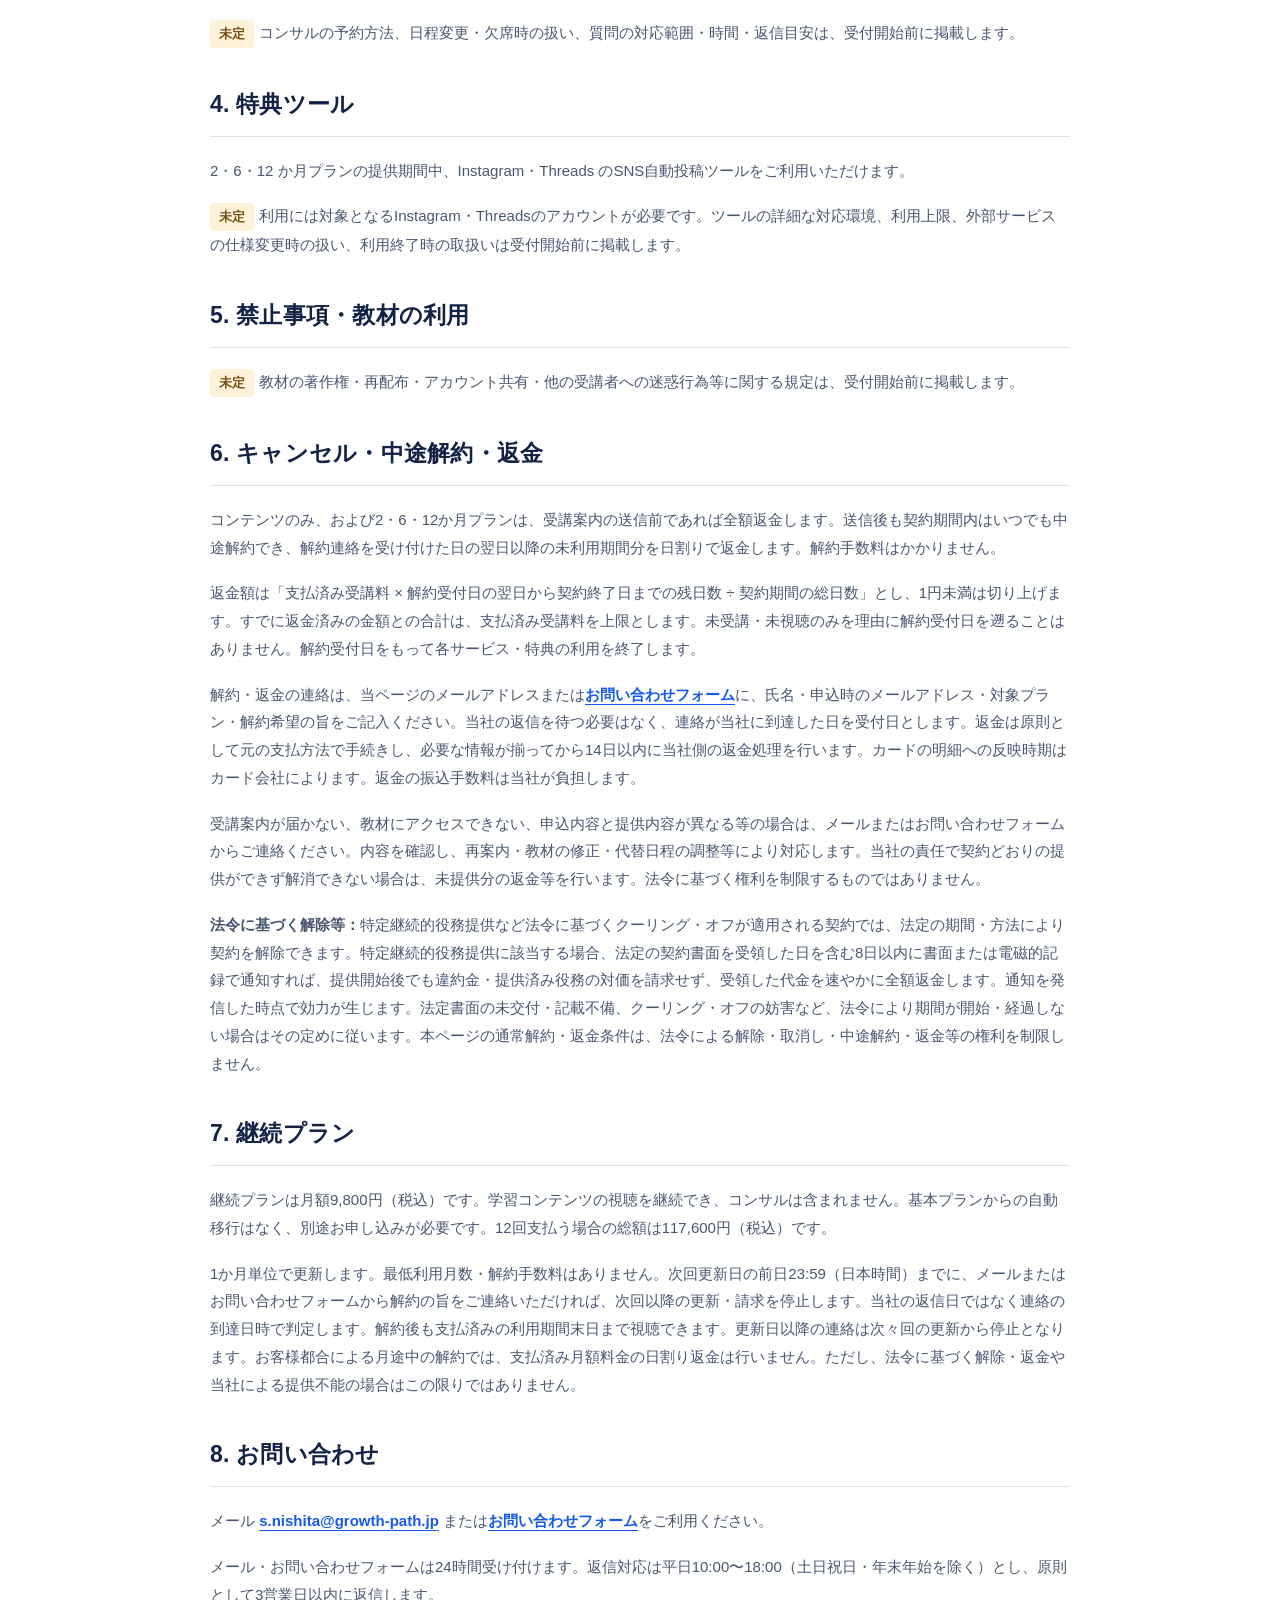
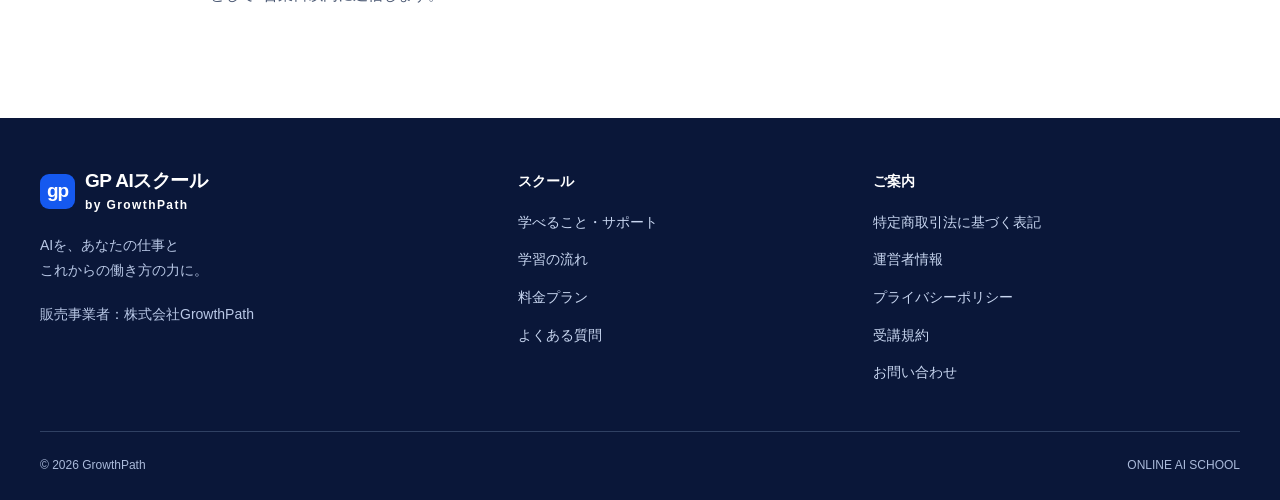
<file: terms.html>
<!doctype html><html lang="ja"><head><meta charset="utf-8"><meta name="viewport" content="width=device-width,initial-scale=1"><title>受講規約 | GP AIスクール</title><meta name="description" content="AIの基礎から、仕事に活かす実践まで。動画学習とマンツーマンコンサルで学ぶ、株式会社GrowthPathのオンラインAIスクール。全5プランの内容・税込料金・提供期間をご案内します。"><meta name="robots" content="noindex,nofollow"><meta name="theme-color" content="#0a1739"><link rel="icon" href="data:image/svg+xml,%3Csvg xmlns='http://www.w3.org/2000/svg' viewBox='0 0 40 40'%3E%3Crect width='40' height='40' rx='10' fill='%231559ef'/%3E%3Cpath d='M10 28V19h5v9m5 0V12h5v16m5 0V6' stroke='white' stroke-width='3' fill='none'/%3E%3C/svg%3E" type="image/svg+xml"><link rel="stylesheet" href="styles.css"><script src="main.js" defer></script></head><body><a class="skip" href="#main">本文へ移動</a><header class="header"><div class="wrap header-inner"><a class="brand" href="index.html" aria-label="GP AIスクール ホーム"><span class="brand-mark" aria-hidden="true">gp</span><span class="brand-text">GP AIスクール<small>by GrowthPath</small></span></a><nav class="nav" id="main-nav" aria-label="メインメニュー"><a href="index.html#features">学べること</a><a href="index.html#flow">学習の流れ</a><a href="index.html#pricing">料金プラン</a><a href="index.html#faq">よくある質問</a><a href="contact.html">お問い合わせ</a></nav><a class="btn btn-primary" href="index.html#pricing">料金プランを見る</a><button class="menu-toggle" aria-expanded="false" aria-controls="main-nav">メニュー</button></div></header><main id="main"><section class="page-hero"><div class="narrow"><div class="breadcrumb"><a href="index.html">ホーム</a><span aria-hidden="true">/</span><span>受講規約</span></div><p class="eyebrow">TERMS</p><h1>受講規約</h1><p>料金・支払い・解約についての条件をご案内します。予約・教材利用等の詳細は受付開始前に掲載します。</p></div></section><div class="page-body narrow"><div class="notice" role="note"><strong>お申し込み受付の準備中です</strong><p>現在は申込・決済を受け付けていません。受付開始時には、このページおよび申込画面で販売条件をご確認ください。</p></div><section class="legal-section"><h2>1. 運営者・サービス内容</h2><p>GP AIスクールは、株式会社GrowthPathが販売およびサービス提供を行うオンラインAIスクールです。各プランの提供内容は、<a class="link" href="index.html#pricing">料金プラン</a>をご覧ください。</p></section><section class="legal-section"><h2>2. 料金・支払い・提供期間</h2><ul><li>コンテンツのみ：29,800円（税込）／一括・視聴期間12か月</li><li>2か月プラン：298,000円（税込）／2か月</li><li>6か月プラン：498,000円（税込）／6か月</li><li>12か月プラン：798,000円（税込）／12か月</li><li>継続プラン：月額9,800円（税込）／1か月ごとの更新</li></ul><p>クレジットカードまたは銀行振込。継続プラン以外は一括前払いです。</p><ul><li>クレジットカード：申込時に決済します。実際の口座引き落とし日はカード会社の定めによります。</li><li>銀行振込：申込日の翌日から7日以内に指定口座へお支払いください。期限内に入金が確認できない場合は申込をキャンセル扱いとし、受講料は請求しません。</li><li>継続プラン：初回の支払期限は上記の各支払方法に従い、2回目以降は初回の支払完了日と同じ日付に毎月課金します。同じ日付がない月は月末を更新日とします。銀行振込では次回更新日までの前払いとし、振込先を更新日の7日前までにご案内します。更新日に決済・入金が完了しなかった場合は次期のサービスを開始せず、未払い期間の受講料は請求しません。</li></ul><p>銀行振込手数料、受講に必要な端末・インターネット通信料はお客様の負担となります。クレジットカードの決済手数料をお客様に上乗せして請求することはありません。教材費および各プランに記載されたサポート・特典ツールの利用料は受講料に含み、別途入会金・送料はかかりません。お客様が任意で契約する外部AIサービス等の有料プランは各サービスの料金が別途かかります。受講に有料の外部サービスを必須とする場合は、その名称・費用を申込前に明示します。</p><p>提供期間は申込日（支払い完了日）から数えます。支払い完了後24時間以内に、登録メールアドレスへ受講案内を送付します。サービスはオンラインで提供し、コンサル付きプランの連絡・質問・教材共有にはDiscordを使用します。招待方法は受講案内メールでお知らせします。物品の発送はありません。</p></section><section class="legal-section"><h2>3. コンサル・質問・伴走サポート</h2><p>2・6・12 か月プランには、月 2 回、1 回 60 分のマンツーマンコンサル、Discord での回数制限のない質問対応、期間内の伴走サポートが含まれます。コンテンツのみのプラン、継続プランにはコンサルは含まれません。</p><p><span class="pending">未定</span>コンサルの予約方法、日程変更・欠席時の扱い、質問の対応範囲・時間・返信目安は、受付開始前に掲載します。</p></section><section class="legal-section"><h2>4. 特典ツール</h2><p>2・6・12 か月プランの提供期間中、Instagram・Threads のSNS自動投稿ツールをご利用いただけます。</p><p><span class="pending">未定</span>利用には対象となるInstagram・Threadsのアカウントが必要です。ツールの詳細な対応環境、利用上限、外部サービスの仕様変更時の扱い、利用終了時の取扱いは受付開始前に掲載します。</p></section><section class="legal-section"><h2>5. 禁止事項・教材の利用</h2><p><span class="pending">未定</span>教材の著作権・再配布・アカウント共有・他の受講者への迷惑行為等に関する規定は、受付開始前に掲載します。</p></section><section class="legal-section"><h2>6. キャンセル・中途解約・返金</h2><p>コンテンツのみ、および2・6・12か月プランは、受講案内の送信前であれば全額返金します。送信後も契約期間内はいつでも中途解約でき、解約連絡を受け付けた日の翌日以降の未利用期間分を日割りで返金します。解約手数料はかかりません。</p><p>返金額は「支払済み受講料 × 解約受付日の翌日から契約終了日までの残日数 ÷ 契約期間の総日数」とし、1円未満は切り上げます。すでに返金済みの金額との合計は、支払済み受講料を上限とします。未受講・未視聴のみを理由に解約受付日を遡ることはありません。解約受付日をもって各サービス・特典の利用を終了します。</p><p>解約・返金の連絡は、当ページのメールアドレスまたは<a class="link" href="https://www.growth-path.jp/contact" target="_blank" rel="noopener noreferrer">お問い合わせフォーム</a>に、氏名・申込時のメールアドレス・対象プラン・解約希望の旨をご記入ください。当社の返信を待つ必要はなく、連絡が当社に到達した日を受付日とします。返金は原則として元の支払方法で手続きし、必要な情報が揃ってから14日以内に当社側の返金処理を行います。カードの明細への反映時期はカード会社によります。返金の振込手数料は当社が負担します。</p><p>受講案内が届かない、教材にアクセスできない、申込内容と提供内容が異なる等の場合は、メールまたはお問い合わせフォームからご連絡ください。内容を確認し、再案内・教材の修正・代替日程の調整等により対応します。当社の責任で契約どおりの提供ができず解消できない場合は、未提供分の返金等を行います。法令に基づく権利を制限するものではありません。</p><p><strong>法令に基づく解除等：</strong>特定継続的役務提供など法令に基づくクーリング・オフが適用される契約では、法定の期間・方法により契約を解除できます。特定継続的役務提供に該当する場合、法定の契約書面を受領した日を含む8日以内に書面または電磁的記録で通知すれば、提供開始後でも違約金・提供済み役務の対価を請求せず、受領した代金を速やかに全額返金します。通知を発信した時点で効力が生じます。法定書面の未交付・記載不備、クーリング・オフの妨害など、法令により期間が開始・経過しない場合はその定めに従います。本ページの通常解約・返金条件は、法令による解除・取消し・中途解約・返金等の権利を制限しません。</p></section><section class="legal-section"><h2>7. 継続プラン</h2><p>継続プランは月額9,800円（税込）です。学習コンテンツの視聴を継続でき、コンサルは含まれません。基本プランからの自動移行はなく、別途お申し込みが必要です。12回支払う場合の総額は117,600円（税込）です。</p><p>1か月単位で更新します。最低利用月数・解約手数料はありません。次回更新日の前日23:59（日本時間）までに、メールまたはお問い合わせフォームから解約の旨をご連絡いただければ、次回以降の更新・請求を停止します。当社の返信日ではなく連絡の到達日時で判定します。解約後も支払済みの利用期間末日まで視聴できます。更新日以降の連絡は次々回の更新から停止となります。お客様都合による月途中の解約では、支払済み月額料金の日割り返金は行いません。ただし、法令に基づく解除・返金や当社による提供不能の場合はこの限りではありません。</p></section><section class="legal-section"><h2>8. お問い合わせ</h2><p>メール <a class="link" href="mailto:s.nishita@growth-path.jp">s.nishita@growth-path.jp</a> または<a class="link" href="contact.html">お問い合わせフォーム</a>をご利用ください。</p><p>メール・お問い合わせフォームは24時間受け付けます。返信対応は平日10:00〜18:00（土日祝日・年末年始を除く）とし、原則として3営業日以内に返信します。</p></section></div></main><footer class="footer"><div class="wrap"><div class="footer-grid"><div class="footer-brand"><a class="brand" href="index.html"><span class="brand-mark" aria-hidden="true">gp</span><span class="brand-text">GP AIスクール<small>by GrowthPath</small></span></a><p>AIを、あなたの仕事と<br>これからの働き方の力に。</p><p>販売事業者：株式会社GrowthPath</p></div><div><h3>スクール</h3><ul><li><a href="index.html#features">学べること・サポート</a></li><li><a href="index.html#flow">学習の流れ</a></li><li><a href="index.html#pricing">料金プラン</a></li><li><a href="index.html#faq">よくある質問</a></li></ul></div><div><h3>ご案内</h3><ul><li><a href="tokushoho.html">特定商取引法に基づく表記</a></li><li><a href="company.html">運営者情報</a></li><li><a href="privacy.html">プライバシーポリシー</a></li><li><a href="terms.html">受講規約</a></li><li><a href="contact.html">お問い合わせ</a></li></ul></div></div><div class="copyright"><span>© 2026 GrowthPath</span><span>ONLINE AI SCHOOL</span></div></div></footer></body></html>
</file>
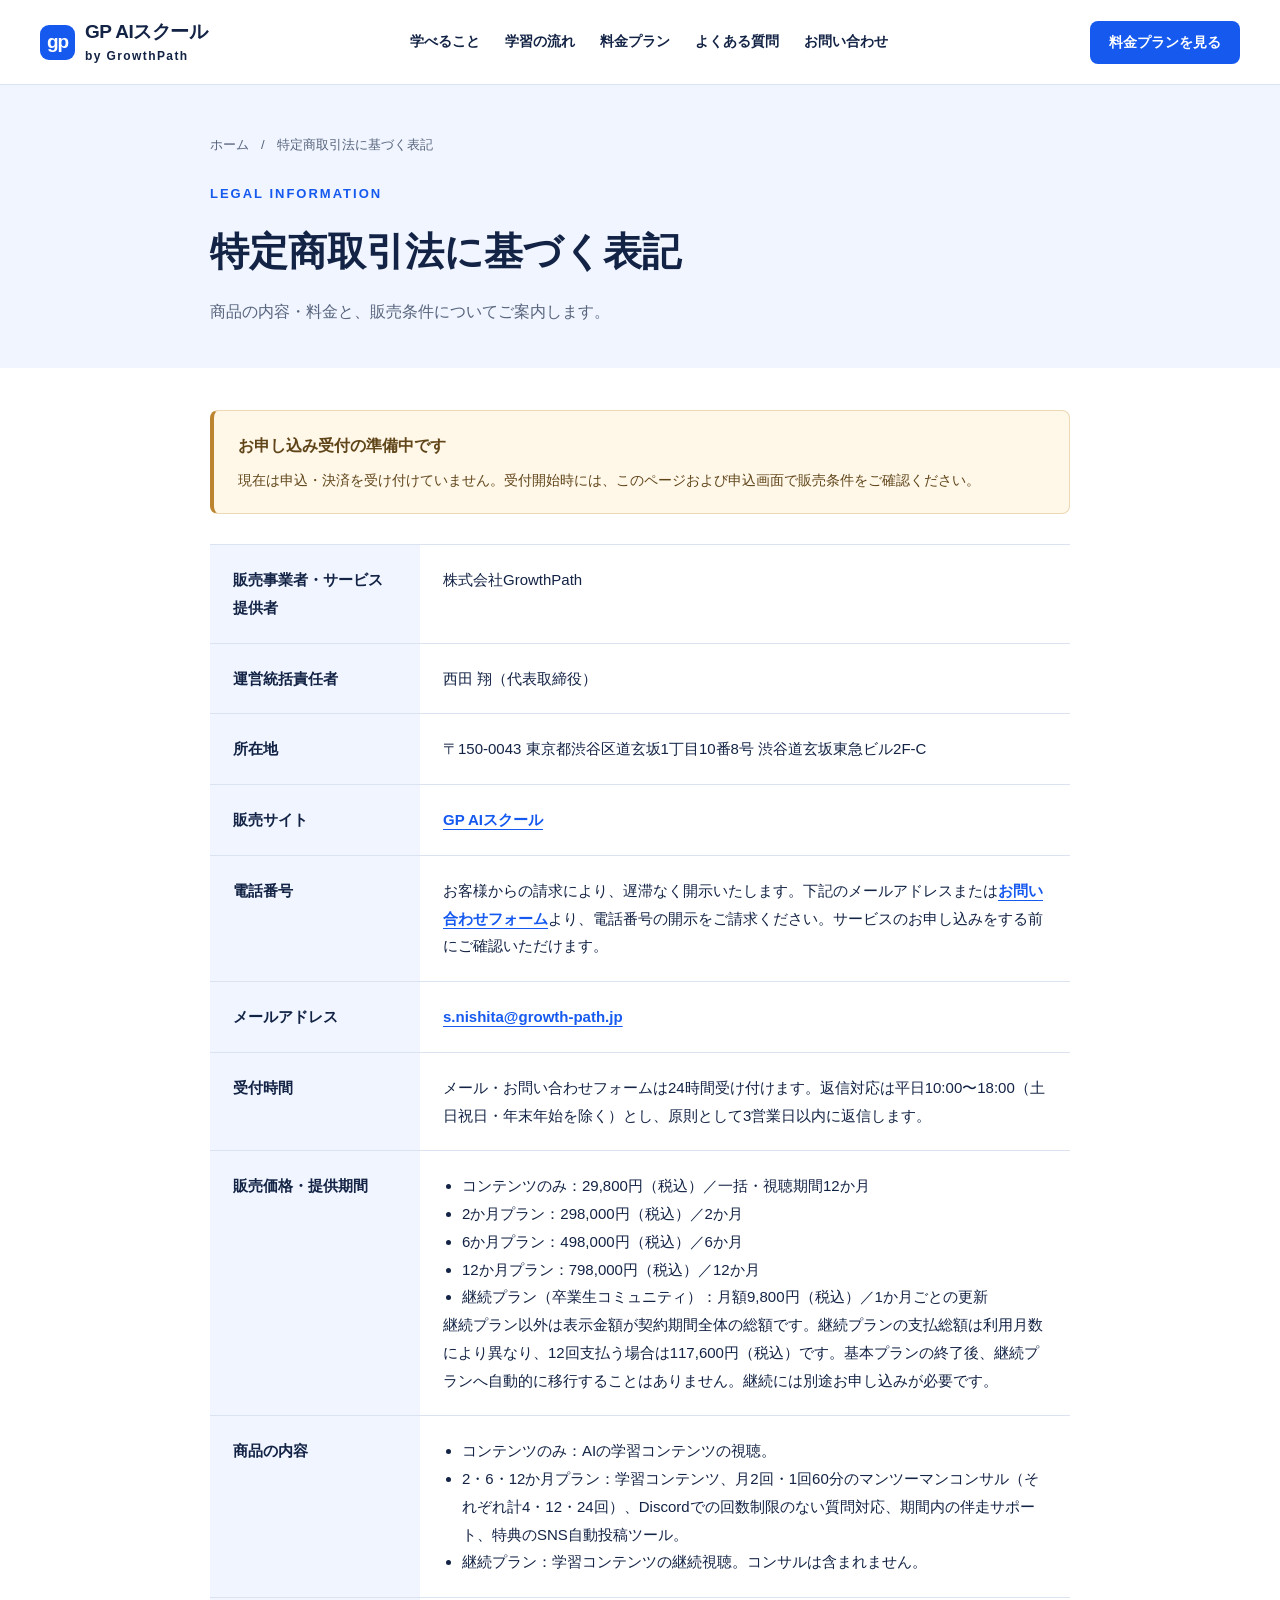
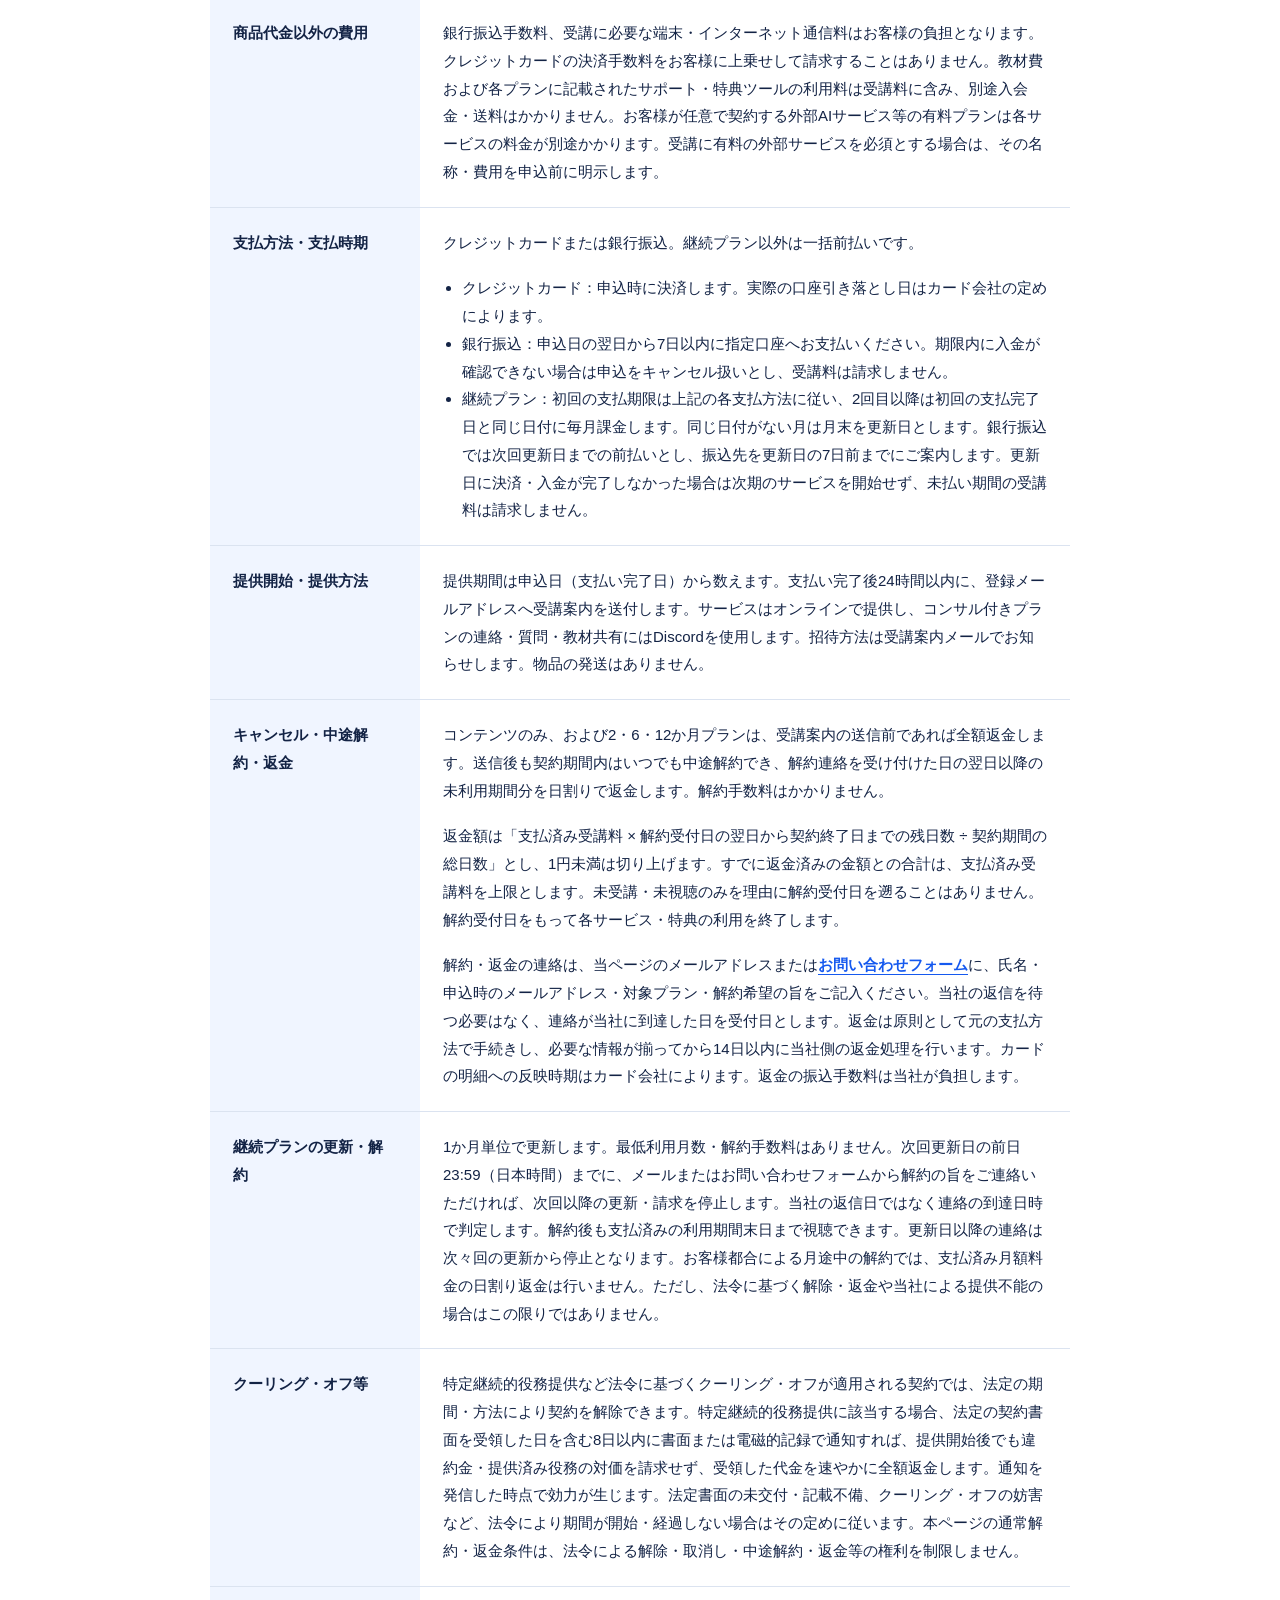
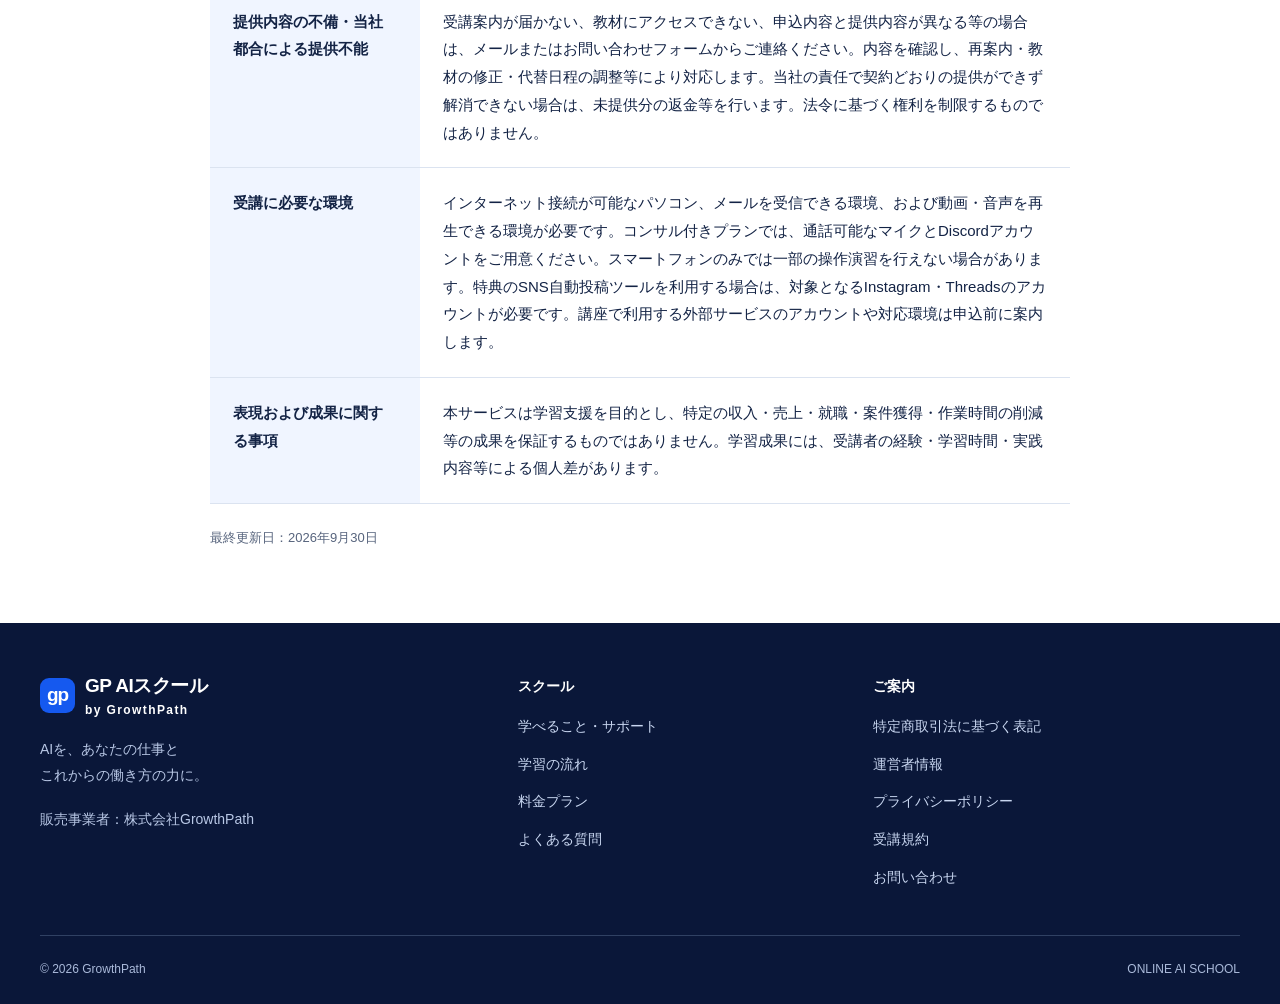
<file: tokushoho.html>
<!doctype html><html lang="ja"><head><meta charset="utf-8"><meta name="viewport" content="width=device-width,initial-scale=1"><title>特定商取引法に基づく表記 | GP AIスクール</title><meta name="description" content="AIの基礎から、仕事に活かす実践まで。動画学習とマンツーマンコンサルで学ぶ、株式会社GrowthPathのオンラインAIスクール。全5プランの内容・税込料金・提供期間をご案内します。"><meta name="robots" content="noindex,nofollow"><meta name="theme-color" content="#0a1739"><link rel="icon" href="data:image/svg+xml,%3Csvg xmlns='http://www.w3.org/2000/svg' viewBox='0 0 40 40'%3E%3Crect width='40' height='40' rx='10' fill='%231559ef'/%3E%3Cpath d='M10 28V19h5v9m5 0V12h5v16m5 0V6' stroke='white' stroke-width='3' fill='none'/%3E%3C/svg%3E" type="image/svg+xml"><link rel="stylesheet" href="styles.css"><script src="main.js" defer></script></head><body><a class="skip" href="#main">本文へ移動</a><header class="header"><div class="wrap header-inner"><a class="brand" href="index.html" aria-label="GP AIスクール ホーム"><span class="brand-mark" aria-hidden="true">gp</span><span class="brand-text">GP AIスクール<small>by GrowthPath</small></span></a><nav class="nav" id="main-nav" aria-label="メインメニュー"><a href="index.html#features">学べること</a><a href="index.html#flow">学習の流れ</a><a href="index.html#pricing">料金プラン</a><a href="index.html#faq">よくある質問</a><a href="contact.html">お問い合わせ</a></nav><a class="btn btn-primary" href="index.html#pricing">料金プランを見る</a><button class="menu-toggle" aria-expanded="false" aria-controls="main-nav">メニュー</button></div></header><main id="main"><section class="page-hero"><div class="narrow"><div class="breadcrumb"><a href="index.html">ホーム</a><span aria-hidden="true">/</span><span>特定商取引法に基づく表記</span></div><p class="eyebrow">LEGAL INFORMATION</p><h1>特定商取引法に基づく表記</h1><p>商品の内容・料金と、販売条件についてご案内します。</p></div></section><div class="page-body narrow"><div class="notice" role="note"><strong>お申し込み受付の準備中です</strong><p>現在は申込・決済を受け付けていません。受付開始時には、このページおよび申込画面で販売条件をご確認ください。</p></div><dl class="data-list"><div class="data-row"><dt>販売事業者・サービス提供者</dt><dd>株式会社GrowthPath</dd></div><div class="data-row"><dt>運営統括責任者</dt><dd>西田 翔（代表取締役）</dd></div><div class="data-row"><dt>所在地</dt><dd>〒150-0043 東京都渋谷区道玄坂1丁目10番8号 渋谷道玄坂東急ビル2F-C</dd></div><div class="data-row"><dt>販売サイト</dt><dd><a class="link" href="https://nishita-gp1111.github.io/GP-LP/">GP AIスクール</a></dd></div><div class="data-row" id="telephone"><dt>電話番号</dt><dd>お客様からの請求により、遅滞なく開示いたします。下記のメールアドレスまたは<a class="link" href="https://www.growth-path.jp/contact" target="_blank" rel="noopener noreferrer">お問い合わせフォーム</a>より、電話番号の開示をご請求ください。サービスのお申し込みをする前にご確認いただけます。</dd></div><div class="data-row" id="email"><dt>メールアドレス</dt><dd><a class="link" href="mailto:s.nishita@growth-path.jp">s.nishita@growth-path.jp</a></dd></div><div class="data-row" id="hours"><dt>受付時間</dt><dd>メール・お問い合わせフォームは24時間受け付けます。返信対応は平日10:00〜18:00（土日祝日・年末年始を除く）とし、原則として3営業日以内に返信します。</dd></div><div class="data-row"><dt>販売価格・提供期間</dt><dd><ul><li>コンテンツのみ：29,800円（税込）／一括・視聴期間12か月</li><li>2か月プラン：298,000円（税込）／2か月</li><li>6か月プラン：498,000円（税込）／6か月</li><li>12か月プラン：798,000円（税込）／12か月</li><li>継続プラン（卒業生コミュニティ）：月額9,800円（税込）／1か月ごとの更新</li></ul><p>継続プラン以外は表示金額が契約期間全体の総額です。継続プランの支払総額は利用月数により異なり、12回支払う場合は117,600円（税込）です。基本プランの終了後、継続プランへ自動的に移行することはありません。継続には別途お申し込みが必要です。</p></dd></div><div class="data-row"><dt>商品の内容</dt><dd><ul><li>コンテンツのみ：AIの学習コンテンツの視聴。</li><li>2・6・12か月プラン：学習コンテンツ、月2回・1回60分のマンツーマンコンサル（それぞれ計4・12・24回）、Discordでの回数制限のない質問対応、期間内の伴走サポート、特典のSNS自動投稿ツール。</li><li>継続プラン：学習コンテンツの継続視聴。コンサルは含まれません。</li></ul></dd></div><div class="data-row"><dt>商品代金以外の費用</dt><dd>銀行振込手数料、受講に必要な端末・インターネット通信料はお客様の負担となります。クレジットカードの決済手数料をお客様に上乗せして請求することはありません。教材費および各プランに記載されたサポート・特典ツールの利用料は受講料に含み、別途入会金・送料はかかりません。お客様が任意で契約する外部AIサービス等の有料プランは各サービスの料金が別途かかります。受講に有料の外部サービスを必須とする場合は、その名称・費用を申込前に明示します。</dd></div><div class="data-row" id="payment"><dt>支払方法・支払時期</dt><dd><p>クレジットカードまたは銀行振込。継続プラン以外は一括前払いです。</p><ul><li>クレジットカード：申込時に決済します。実際の口座引き落とし日はカード会社の定めによります。</li><li>銀行振込：申込日の翌日から7日以内に指定口座へお支払いください。期限内に入金が確認できない場合は申込をキャンセル扱いとし、受講料は請求しません。</li><li>継続プラン：初回の支払期限は上記の各支払方法に従い、2回目以降は初回の支払完了日と同じ日付に毎月課金します。同じ日付がない月は月末を更新日とします。銀行振込では次回更新日までの前払いとし、振込先を更新日の7日前までにご案内します。更新日に決済・入金が完了しなかった場合は次期のサービスを開始せず、未払い期間の受講料は請求しません。</li></ul></dd></div><div class="data-row"><dt>提供開始・提供方法</dt><dd>提供期間は申込日（支払い完了日）から数えます。支払い完了後24時間以内に、登録メールアドレスへ受講案内を送付します。サービスはオンラインで提供し、コンサル付きプランの連絡・質問・教材共有にはDiscordを使用します。招待方法は受講案内メールでお知らせします。物品の発送はありません。</dd></div><div class="data-row" id="cancellation"><dt>キャンセル・中途解約・返金</dt><dd><p>コンテンツのみ、および2・6・12か月プランは、受講案内の送信前であれば全額返金します。送信後も契約期間内はいつでも中途解約でき、解約連絡を受け付けた日の翌日以降の未利用期間分を日割りで返金します。解約手数料はかかりません。</p><p>返金額は「支払済み受講料 × 解約受付日の翌日から契約終了日までの残日数 ÷ 契約期間の総日数」とし、1円未満は切り上げます。すでに返金済みの金額との合計は、支払済み受講料を上限とします。未受講・未視聴のみを理由に解約受付日を遡ることはありません。解約受付日をもって各サービス・特典の利用を終了します。</p><p>解約・返金の連絡は、当ページのメールアドレスまたは<a class="link" href="https://www.growth-path.jp/contact" target="_blank" rel="noopener noreferrer">お問い合わせフォーム</a>に、氏名・申込時のメールアドレス・対象プラン・解約希望の旨をご記入ください。当社の返信を待つ必要はなく、連絡が当社に到達した日を受付日とします。返金は原則として元の支払方法で手続きし、必要な情報が揃ってから14日以内に当社側の返金処理を行います。カードの明細への反映時期はカード会社によります。返金の振込手数料は当社が負担します。</p></dd></div><div class="data-row" id="subscription"><dt>継続プランの更新・解約</dt><dd>1か月単位で更新します。最低利用月数・解約手数料はありません。次回更新日の前日23:59（日本時間）までに、メールまたはお問い合わせフォームから解約の旨をご連絡いただければ、次回以降の更新・請求を停止します。当社の返信日ではなく連絡の到達日時で判定します。解約後も支払済みの利用期間末日まで視聴できます。更新日以降の連絡は次々回の更新から停止となります。お客様都合による月途中の解約では、支払済み月額料金の日割り返金は行いません。ただし、法令に基づく解除・返金や当社による提供不能の場合はこの限りではありません。</dd></div><div class="data-row" id="cooling-off"><dt>クーリング・オフ等</dt><dd>特定継続的役務提供など法令に基づくクーリング・オフが適用される契約では、法定の期間・方法により契約を解除できます。特定継続的役務提供に該当する場合、法定の契約書面を受領した日を含む8日以内に書面または電磁的記録で通知すれば、提供開始後でも違約金・提供済み役務の対価を請求せず、受領した代金を速やかに全額返金します。通知を発信した時点で効力が生じます。法定書面の未交付・記載不備、クーリング・オフの妨害など、法令により期間が開始・経過しない場合はその定めに従います。本ページの通常解約・返金条件は、法令による解除・取消し・中途解約・返金等の権利を制限しません。</dd></div><div class="data-row"><dt>提供内容の不備・当社都合による提供不能</dt><dd>受講案内が届かない、教材にアクセスできない、申込内容と提供内容が異なる等の場合は、メールまたはお問い合わせフォームからご連絡ください。内容を確認し、再案内・教材の修正・代替日程の調整等により対応します。当社の責任で契約どおりの提供ができず解消できない場合は、未提供分の返金等を行います。法令に基づく権利を制限するものではありません。</dd></div><div class="data-row"><dt>受講に必要な環境</dt><dd>インターネット接続が可能なパソコン、メールを受信できる環境、および動画・音声を再生できる環境が必要です。コンサル付きプランでは、通話可能なマイクとDiscordアカウントをご用意ください。スマートフォンのみでは一部の操作演習を行えない場合があります。特典のSNS自動投稿ツールを利用する場合は、対象となるInstagram・Threadsのアカウントが必要です。講座で利用する外部サービスのアカウントや対応環境は申込前に案内します。</dd></div><div class="data-row"><dt>表現および成果に関する事項</dt><dd>本サービスは学習支援を目的とし、特定の収入・売上・就職・案件獲得・作業時間の削減等の成果を保証するものではありません。学習成果には、受講者の経験・学習時間・実践内容等による個人差があります。</dd></div></dl><p class="fine">最終更新日：2026年9月30日</p></div></main><footer class="footer"><div class="wrap"><div class="footer-grid"><div class="footer-brand"><a class="brand" href="index.html"><span class="brand-mark" aria-hidden="true">gp</span><span class="brand-text">GP AIスクール<small>by GrowthPath</small></span></a><p>AIを、あなたの仕事と<br>これからの働き方の力に。</p><p>販売事業者：株式会社GrowthPath</p></div><div><h3>スクール</h3><ul><li><a href="index.html#features">学べること・サポート</a></li><li><a href="index.html#flow">学習の流れ</a></li><li><a href="index.html#pricing">料金プラン</a></li><li><a href="index.html#faq">よくある質問</a></li></ul></div><div><h3>ご案内</h3><ul><li><a href="tokushoho.html">特定商取引法に基づく表記</a></li><li><a href="company.html">運営者情報</a></li><li><a href="privacy.html">プライバシーポリシー</a></li><li><a href="terms.html">受講規約</a></li><li><a href="contact.html">お問い合わせ</a></li></ul></div></div><div class="copyright"><span>© 2026 GrowthPath</span><span>ONLINE AI SCHOOL</span></div></div></footer></body></html>
</file>
<file: styles.css>
:root{--navy:#0a1739;--ink:#132345;--blue:#1559ef;--sky:#f0f5ff;--muted:#57647d;--line:#dbe3f0;--white:#fff;--radius:16px}*{box-sizing:border-box}html{scroll-behavior:smooth;scroll-padding-top:100px}body{margin:0;font-family:Inter,'Hiragino Kaku Gothic ProN','Yu Gothic',Meiryo,sans-serif;color:var(--ink);background:#fff;font-size:16px;line-height:1.85;-webkit-font-smoothing:antialiased}a{color:inherit;text-underline-offset:4px}button,input,select{font:inherit}button,a,input,select,summary{-webkit-tap-highlight-color:transparent}a:focus-visible,button:focus-visible,input:focus-visible,select:focus-visible,summary:focus-visible,[tabindex]:focus-visible{outline:3px solid #e79418;outline-offset:5px}button,a.btn{touch-action:manipulation}button{cursor:pointer}.wrap{width:min(1200px,calc(100% - 64px));margin:auto}.narrow{width:min(860px,calc(100% - 48px));margin:auto}.skip{position:fixed;left:20px;top:-100px;z-index:100;padding:10px 20px;background:white}.skip:focus{top:10px}.header{background:#fff;position:sticky;top:0;z-index:20;border-bottom:1px solid var(--line)}.header-inner{min-height:84px;display:flex;align-items:center;justify-content:space-between;gap:24px}.brand{display:flex;align-items:center;gap:10px;text-decoration:none;font-weight:800;line-height:1.2;flex-shrink:0}.brand-mark{width:35px;height:35px;display:grid;place-items:center;background:var(--blue);color:white;border-radius:9px;font-size:19px;letter-spacing:-1px}.brand-text{font-size:19px;letter-spacing:-.5px}.brand-text small{display:block;font-size:12px;font-weight:600;letter-spacing:1.4px;margin-top:5px}.nav{display:flex;align-items:center;gap:25px;font-size:14px;font-weight:700}.nav a{text-decoration:none}.nav a:hover{color:var(--blue)}.btn{display:inline-flex;align-items:center;justify-content:center;min-height:52px;padding:12px 26px;line-height:1.5;border:1px solid transparent;border-radius:8px;text-decoration:none;font-weight:700;font-size:15px;transition:background .15s,transform .15s;gap:8px}.btn:hover{transform:translateY(-2px)}.btn-primary{background:var(--blue);color:#fff}.btn-primary:hover{background:#0845c8}.btn-white{background:#fff;color:var(--blue)}.btn-outline{background:transparent;border-color:var(--line);color:var(--ink)}.btn-dark{background:var(--navy);color:white}.header .btn{min-height:43px;padding:10px 18px;font-size:14px}.menu-toggle{display:none;background:none;border:1px solid var(--line);border-radius:6px;padding:7px 11px;font-size:14px}.hero{background:var(--navy);color:white;padding:72px 0 0;overflow:hidden;text-align:center}.eyebrow{color:var(--blue);font-size:13px;font-weight:800;letter-spacing:2px;margin:0 0 16px}.hero .eyebrow{color:#9db9ff}.hero h1{font-size:clamp(32px,4vw,56px);line-height:1.55;letter-spacing:.015em;margin:20px 0 20px;font-weight:800}.hero h1 em{font-style:normal;color:#89b0ff}.hero-lead{max-width:680px;margin:0 auto;color:#d3def5;line-height:2;font-size:16px}.hero-actions{display:flex;justify-content:center;gap:12px;margin:30px 0 42px}.hero-model{max-width:1000px;margin:auto;border:1px solid #354568;border-bottom:none;border-radius:16px 16px 0 0;background:#142650;display:grid;grid-template-columns:repeat(3,1fr);text-align:left;padding:26px 10px}.model-item{padding:0 32px;border-right:1px solid #3b4a6c}.model-item:last-child{border:none}.model-item small{font-size:12px;font-weight:700;letter-spacing:2px;color:#9fbafb}.model-item strong{display:block;font-size:24px;line-height:1.5;margin:7px 0}.model-item p{font-size:14px;color:#c5d3ee;line-height:1.8;margin:0}.hero-note{background:#13254b;color:#c0cee9;margin:0;padding:15px;font-size:12px}.section{padding:90px 0}.section-sky{background:var(--sky)}.section-heading{text-align:center;margin-bottom:42px}h2{font-size:clamp(26px,3vw,36px);line-height:1.6;letter-spacing:.01em;margin:0 0 18px}h3{line-height:1.6}p{margin:0 0 18px}.section-heading p:last-child{margin-bottom:0}.muted{color:var(--muted)}.audience-grid{display:grid;grid-template-columns:repeat(3,1fr);gap:42px;margin-top:40px}.audience-item{padding-top:25px;border-top:1px solid var(--line)}.index-num{font-size:15px;font-weight:800;color:var(--blue);letter-spacing:1px}.audience-item h3{font-size:22px;line-height:1.65;margin:15px 0}.audience-item p{color:var(--muted);font-size:15px}.footer{background:var(--navy);color:white;padding:52px 0 24px}.footer-grid{display:grid;grid-template-columns:1.4fr 1fr 1.2fr;gap:50px}.footer .brand{margin-bottom:20px}.footer p{color:#b9c8e6;font-size:14px}.footer h3{font-size:14px;margin:0 0 14px}.footer ul{list-style:none;margin:0;padding:0}.footer li{margin:8px 0}.footer li a{font-size:14px;color:#c8d6f0;text-decoration:none}.footer li a:hover{text-decoration:underline}.copyright{border-top:1px solid #304163;margin-top:36px;padding-top:22px;display:flex;justify-content:space-between;color:#aabada;font-size:12px}
@media(min-width:1600px){.hero{padding-top:90px}}@media(max-width:1100px){.nav{gap:16px}.nav a:nth-child(2){display:none}.brand-text{font-size:17px}}@media(max-width:860px){.wrap{width:calc(100% - 40px)}.header-inner{min-height:72px;gap:12px}.menu-toggle{display:block}.nav{display:none;position:absolute;left:0;right:0;top:72px;background:white;box-shadow:0 15px 20px #07122c15;padding:22px;flex-direction:column;align-items:stretch;gap:0}.nav.is-open{display:flex}.nav a{padding:12px}.nav a:nth-child(2){display:block}.header-inner>.btn{margin-left:auto}.hero{padding-top:48px}.hero h1{font-size:37px}.model-item{padding:0 22px}.model-item strong{font-size:21px}.section{padding:64px 0}.audience-grid{gap:24px}.audience-item h3{font-size:19px}.footer-grid{gap:24px}}@media(max-width:600px){.wrap{width:calc(100% - 36px)}.narrow{width:calc(100% - 36px)}.header-inner{min-height:68px}.nav{top:68px}.header-inner>.btn{display:none}.brand-text{font-size:17px}.brand-text small{font-size:12px;letter-spacing:.8px}.brand-mark{width:32px;height:32px}.hero{padding-top:38px}.hero h1{font-size:30px;letter-spacing:-.01em;margin-top:16px}.hero h1 br{display:none}.hero-lead{font-size:15px;text-align:left}.hero-actions{gap:10px;margin:24px 0 30px}.hero-actions .btn{padding:12px 15px;font-size:14px;flex:1}.eyebrow{font-size:12px;letter-spacing:1.4px}.hero-model{grid-template-columns:1fr;padding:0 22px}.model-item{padding:17px 0;border-right:none;border-bottom:1px solid #3b4a6c;display:grid;grid-template-columns:115px 1fr;column-gap:15px}.model-item small{grid-column:1;align-self:end}.model-item strong{grid-column:1;font-size:21px;margin:2px 0}.model-item p{grid-column:2;grid-row:1/3;align-self:center;font-size:13px}.hero-note{font-size:12px}.section{padding:56px 0}.section-heading{margin-bottom:28px}h2{font-size:25px}.audience-grid{grid-template-columns:1fr;gap:14px;margin-top:24px}.audience-item{padding-top:20px;display:grid;grid-template-columns:30px 1fr;gap:0 10px}.audience-item h3{margin:0 0 10px;font-size:20px}.audience-item h3 br{display:none}.audience-item p{grid-column:2}.index-num{padding-top:3px}.footer-grid{grid-template-columns:1fr 1fr;gap:32px 22px}.footer-brand{grid-column:1/-1}.footer{padding-top:38px}.copyright{display:block}.copyright span{display:block;margin-bottom:6px}}@media(prefers-reduced-motion:reduce){html{scroll-behavior:auto}*{transition:none!important;animation:none!important}}
.feature-layout{display:grid;grid-template-columns:1.1fr 1fr;gap:54px;align-items:start}.feature-list details{border-bottom:1px solid #cbd7ec}.feature-list details:first-child{border-top:1px solid #cbd7ec}summary{cursor:pointer;list-style:none}summary::-webkit-details-marker{display:none}.feature-list summary{display:flex;align-items:center;gap:15px;position:relative;padding:21px 30px 21px 0;font-size:17px;font-weight:700;line-height:1.7}.feature-list summary .index-num{font-size:13px;font-weight:700}.feature-list summary:after,.faq summary:after{content:'+';position:absolute;right:3px;color:var(--blue);font-size:24px;font-weight:400}.feature-list details[open] summary:after,.faq details[open] summary:after{content:'−'}.feature-list details[open] summary{color:var(--blue)}.feature-list details p{margin:0 30px 23px 33px;color:var(--muted);font-size:15px}.feature-panel{background:var(--navy);color:white;border-radius:var(--radius);padding:35px 36px;min-height:395px;position:sticky;top:110px}.feature-panel .eyebrow{color:#9db9ff}.feature-panel h3{font-size:28px;line-height:1.6;margin:16px 0}.feature-panel .feature-stat{font-size:54px;font-weight:800;line-height:1.15;margin:24px 0 15px;letter-spacing:-1px}.feature-panel .feature-stat small{font-size:18px;letter-spacing:0}.feature-panel p{color:#cad7ee;font-size:15px}.feature-panel .panel-bottom{font-size:13px;padding-top:22px;margin-top:26px;border-top:1px solid #344563}.steps{display:grid;grid-template-columns:repeat(3,1fr);gap:26px 40px;counter-reset:steps}.step{border-top:1px solid var(--line);padding-top:21px;counter-increment:steps}.step:before{content:'STEP 0' counter(steps);font-size:12px;letter-spacing:1.5px;font-weight:800;color:var(--blue)}.step h3{font-size:20px;margin:10px 0}.step p{font-size:15px;color:var(--muted);margin:0}.section-note{margin-top:28px;font-size:14px;color:var(--muted)}.plans{display:grid;grid-template-columns:repeat(4,minmax(0,1fr));gap:14px}.plan{background:#fff;border:1px solid var(--line);border-radius:var(--radius);padding:25px 21px;display:flex;flex-direction:column}.plan h3{font-size:19px;margin:12px 0 20px}.plan-badge{align-self:start;font-size:12px;font-weight:700;padding:3px 11px;border-radius:20px;background:var(--sky);color:var(--blue)}.price{white-space:nowrap;font-family:Arial,'Hiragino Kaku Gothic ProN',sans-serif;font-size:clamp(28px,2.7vw,36px);font-weight:750;line-height:1.2;letter-spacing:-1.3px}.price small{font-family:inherit;letter-spacing:0;font-size:13px;font-weight:500;margin-left:4px}.plan .term{font-size:14px;color:var(--muted);margin:10px 0 23px;line-height:1.6}.plan .btn{padding:12px 4px;font-size:14px;width:100%}.plan ul{list-style:none;padding:20px 0 0;margin:20px 0 0;border-top:1px solid var(--line);font-size:14px}.plan li{position:relative;padding-left:21px;margin:10px 0;line-height:1.7}.plan li:before{content:'✓';position:absolute;left:0;color:var(--blue);font-weight:800}.plan .excluded{color:#758198}.plan .excluded:before{content:'−';color:#758198}.plan.featured{background:var(--blue);border-color:var(--blue);color:white;box-shadow:0 12px 28px #1559ef1c}.plan.featured .plan-badge{background:white;color:var(--blue)}.plan.featured .term{color:#e3ecff}.plan.featured ul{border-color:#ffffff40}.plan.featured li:before{color:white}.community{border:1px solid var(--line);background:white;border-radius:var(--radius);display:grid;grid-template-columns:1fr auto;gap:20px 32px;align-items:center;padding:26px 30px;margin-top:23px}.community h3{font-size:19px;margin:0 0 8px}.community p{font-size:14px;margin:0;color:var(--muted);max-width:700px}.community .community-price{font-size:28px;font-weight:800;white-space:nowrap;line-height:1.6}.community .community-price small{font-size:13px;font-weight:400}.community .btn{margin-top:10px;font-size:14px;min-height:44px}.community-price-block{text-align:right}.fine{font-size:13px;line-height:1.9;color:var(--muted);margin:22px 0 0}.link{color:var(--blue);font-weight:600}.table-wrap{overflow:auto;border:1px solid var(--line);border-radius:12px}table{width:100%;min-width:790px;border-collapse:collapse;font-size:14px;line-height:1.7}th,td{padding:18px 15px;border-bottom:1px solid var(--line);text-align:center}thead{background:var(--sky)}thead th{font-weight:700}tbody th{text-align:left;width:29%;font-weight:500}table tr:last-child td,table tr:last-child th{border-bottom:0}table .recommended{color:var(--blue);background:#e8efff}caption{position:absolute;width:1px;height:1px;overflow:hidden;clip-path:inset(50%)}.faq{max-width:880px;margin:auto}.faq details{border-bottom:1px solid #cbd7ec}.faq summary{position:relative;padding:22px 42px 22px 33px;font-weight:700;line-height:1.8}.faq summary:before{content:'Q';position:absolute;left:0;color:var(--blue);font-family:Arial;font-size:17px}.faq summary:after{top:17px}.faq details p{margin:0 42px 23px 33px;color:var(--muted);font-size:15px}.cta{padding:60px 0}.cta-box{background:var(--blue);color:white;border-radius:18px;padding:53px 40px;display:flex;justify-content:space-between;align-items:center;gap:30px}.cta-box h2{margin:0 0 10px;font-size:33px}.cta-box p{margin:0;color:#e2ecff}.cta-box .btn{flex-shrink:0}.page-hero{background:var(--sky);padding:48px 0 42px}.breadcrumb{display:flex;gap:12px;font-size:13px;color:var(--muted);margin-bottom:25px;flex-wrap:wrap}.breadcrumb a{text-decoration:none}.page-hero h1{font-size:clamp(27px,3.5vw,39px);line-height:1.55;margin:0 0 14px}.page-hero p:last-child{margin-bottom:0;color:var(--muted)}.page-body{padding:42px 0 72px}.notice{background:#fff7e8;border:1px solid #ebd8b4;border-left:4px solid #bc842e;padding:20px 24px;border-radius:8px;color:#604519;font-size:14px;line-height:1.9;margin-bottom:30px}.notice strong{display:block;font-size:16px;margin-bottom:5px}.notice p{margin:0}.data-list{border-top:1px solid var(--line);margin:0}.data-row{display:grid;grid-template-columns:210px 1fr;border-bottom:1px solid var(--line);margin:0}.data-row dt,.data-row dd{padding:21px 23px;margin:0;font-size:15px}.data-row dt{background:var(--sky);font-weight:700}.data-row dd p:last-child{margin-bottom:0}.data-row ul{margin:0;padding-left:19px}.pending{display:inline-block;background:#fff2d8;color:#75511a;padding:2px 9px;border-radius:4px;font-size:13px;font-weight:700;margin-right:5px}.legal-section{margin:38px 0}.legal-section h2{font-size:23px;border-bottom:1px solid var(--line);padding-bottom:13px;margin:0 0 20px}.legal-section h3{font-size:17px;margin:23px 0 12px}.legal-section p,.legal-section li{color:#495772;font-size:15px}.legal-section li{margin:9px 0}.legal-section ul{padding-left:23px}.legal-section .table-wrap{margin:20px 0}.contact-card{border:1px solid var(--line);border-radius:16px;padding:36px}.contact-card h2{font-size:25px}.contact-card .btn{margin-top:8px}.contact-card p{color:var(--muted)}.contact-meta{font-size:14px;margin-top:24px;padding-top:22px;border-top:1px solid var(--line)}.progress{display:flex;gap:0;list-style:none;padding:0;margin:0 0 35px;font-size:13px}.progress li{flex:1;text-align:center;border-bottom:3px solid var(--line);padding:10px 3px;color:var(--muted)}.progress li.active{border-color:var(--blue);color:var(--blue);font-weight:700}.apply-layout{display:grid;grid-template-columns:1fr 300px;gap:32px;align-items:start}.apply-sidebar{position:sticky;top:110px;background:var(--navy);color:white;padding:28px;border-radius:14px}.apply-sidebar .eyebrow{color:#a9c2ff}.apply-sidebar h2{font-size:22px;margin:13px 0 25px}.apply-sidebar .price{font-size:34px}.apply-sidebar p{font-size:14px;color:#cbd8ef;margin:17px 0 0}.field{margin:0 0 24px}.field label,.field legend{display:block;font-size:15px;font-weight:700;margin-bottom:10px}.field select{width:100%;padding:13px 40px 13px 14px;border:1px solid #bdcbe0;border-radius:7px;background:white;color:var(--ink)}fieldset.field{border:0;padding:0}.payment-options{display:grid;grid-template-columns:1fr 1fr;gap:13px}.payment-option{border:1px solid #bdcbe0;border-radius:8px;padding:14px!important;margin:0!important;display:flex!important;gap:8px;align-items:center;font-size:14px!important;font-weight:500!important}.payment-option:has(input:checked){border-color:var(--blue);background:var(--sky)}input[type=radio],input[type=checkbox]{width:19px;height:19px;accent-color:var(--blue);flex-shrink:0}.agreement{display:grid;gap:16px;margin:27px 0}.agreement label{display:flex;gap:11px;align-items:flex-start;font-size:14px;cursor:pointer}.agreement input{margin-top:5px}.apply-actions{display:flex;align-items:center;gap:15px;flex-wrap:wrap}.btn[disabled]{cursor:not-allowed;background:#dce3ef;color:#59677f;transform:none;border:1px solid #ced6e4}.checkout-message{margin:14px 0 0;font-size:14px;color:var(--muted)}.validation-error{border:1px solid #d38b86;background:#fff1ef;padding:15px;color:#8d2f29;border-radius:8px;margin:0 0 20px}[hidden]{display:none!important}
@media(max-width:1100px){.plans{gap:10px}.plan{padding:22px 15px}.plan h3{font-size:17px}.plan .price{font-size:29px}.plan .price small{font-size:12px}.feature-layout{gap:32px}.apply-layout{grid-template-columns:1fr 270px;gap:24px}.data-row{grid-template-columns:175px 1fr}}@media(max-width:860px){.plans{grid-template-columns:repeat(2,minmax(0,1fr));gap:20px}.plan{padding:27px}.plan h3{font-size:21px}.plan .price{font-size:37px}.plan .btn{font-size:15px}.feature-layout{grid-template-columns:1fr 1fr;gap:24px}.feature-panel{padding:28px 24px;min-height:420px}.feature-panel h3{font-size:25px}.feature-list summary{font-size:15px}.steps{gap:24px}.community{padding:23px;gap:20px}.community h3{font-size:17px}.community .community-price{font-size:25px}.cta-box h2{font-size:29px}.apply-layout{grid-template-columns:1fr}.apply-sidebar{position:static;grid-row:1;display:grid;grid-template-columns:1fr auto;gap:0 20px;padding:25px}.apply-sidebar .eyebrow{grid-column:1/-1;margin-bottom:8px}.apply-sidebar h2{margin:0;font-size:22px}.apply-sidebar .price{font-size:30px}.apply-sidebar p{grid-column:1/-1;margin-top:8px}}@media(max-width:600px){.feature-layout{grid-template-columns:1fr;gap:26px}.feature-list summary{font-size:16px;padding-top:18px;padding-bottom:18px}.feature-panel{position:static;min-height:0;padding:27px}.feature-panel h3{font-size:26px}.feature-panel .feature-stat{font-size:45px;margin:22px 0 12px}.feature-panel .panel-bottom{margin-top:18px;padding-top:18px}.steps{grid-template-columns:1fr;gap:22px}.step{padding-top:15px}.step h3{margin:7px 0}.plans{grid-template-columns:1fr;gap:20px}.plan{padding:28px}.plan h3{font-size:23px;margin:10px 0 17px}.plan .price{font-size:42px}.plan .price small{font-size:14px}.plan .term{font-size:15px}.plan ul{font-size:15px}.plan .btn{min-height:50px}.community{grid-template-columns:1fr;padding:24px}.community h3{font-size:20px}.community-price-block{text-align:left}.community .community-price{font-size:30px}.community .btn{width:100%;margin-top:16px}.table-wrap{border-radius:8px}.table-hint{font-size:12px;color:var(--muted);margin-bottom:10px}.faq summary{font-size:15px;padding-top:19px;padding-bottom:19px}.faq details p{font-size:14px;margin-right:20px}.cta{padding:36px 0}.cta-box{padding:33px 25px;display:block}.cta-box h2{font-size:25px}.cta-box p{font-size:14px}.cta-box .btn{margin-top:24px;width:100%}.page-hero{padding:25px 0 30px}.page-hero h1{font-size:27px}.page-hero p{font-size:14px}.breadcrumb{font-size:12px;margin-bottom:22px}.page-body{padding:30px 0 50px}.notice{padding:17px;font-size:13px}.notice strong{font-size:15px}.data-row{grid-template-columns:1fr}.data-row dt{padding:12px 16px;font-size:14px}.data-row dd{padding:16px;font-size:14px}.legal-section h2{font-size:21px}.contact-card{padding:25px}.contact-card h2{font-size:23px}.contact-card .btn{width:100%;font-size:14px}.apply-sidebar{display:block;padding:25px}.apply-sidebar h2{margin-bottom:15px}.apply-sidebar .price{font-size:36px}.progress{font-size:12px}.payment-options{grid-template-columns:1fr}.apply-actions{flex-direction:column-reverse;align-items:stretch}.apply-actions .btn{width:100%;font-size:14px}.legal-section ul{padding-left:19px}}
.keep{display:inline-block}.table-hint{font-size:13px;color:var(--muted)}
@media(max-width:600px){.feature-panel .feature-stat{font-size:36px;line-height:1.6;overflow-wrap:anywhere}}
@media(max-width:600px){.hero h1{font-size:clamp(23px,6.8vw,30px)}.hero h1 br{display:initial}.model-item{display:block;padding:17px 0}.model-item strong{font-size:20px;margin:3px 0 7px}.model-item p br{display:none}}
</file>
